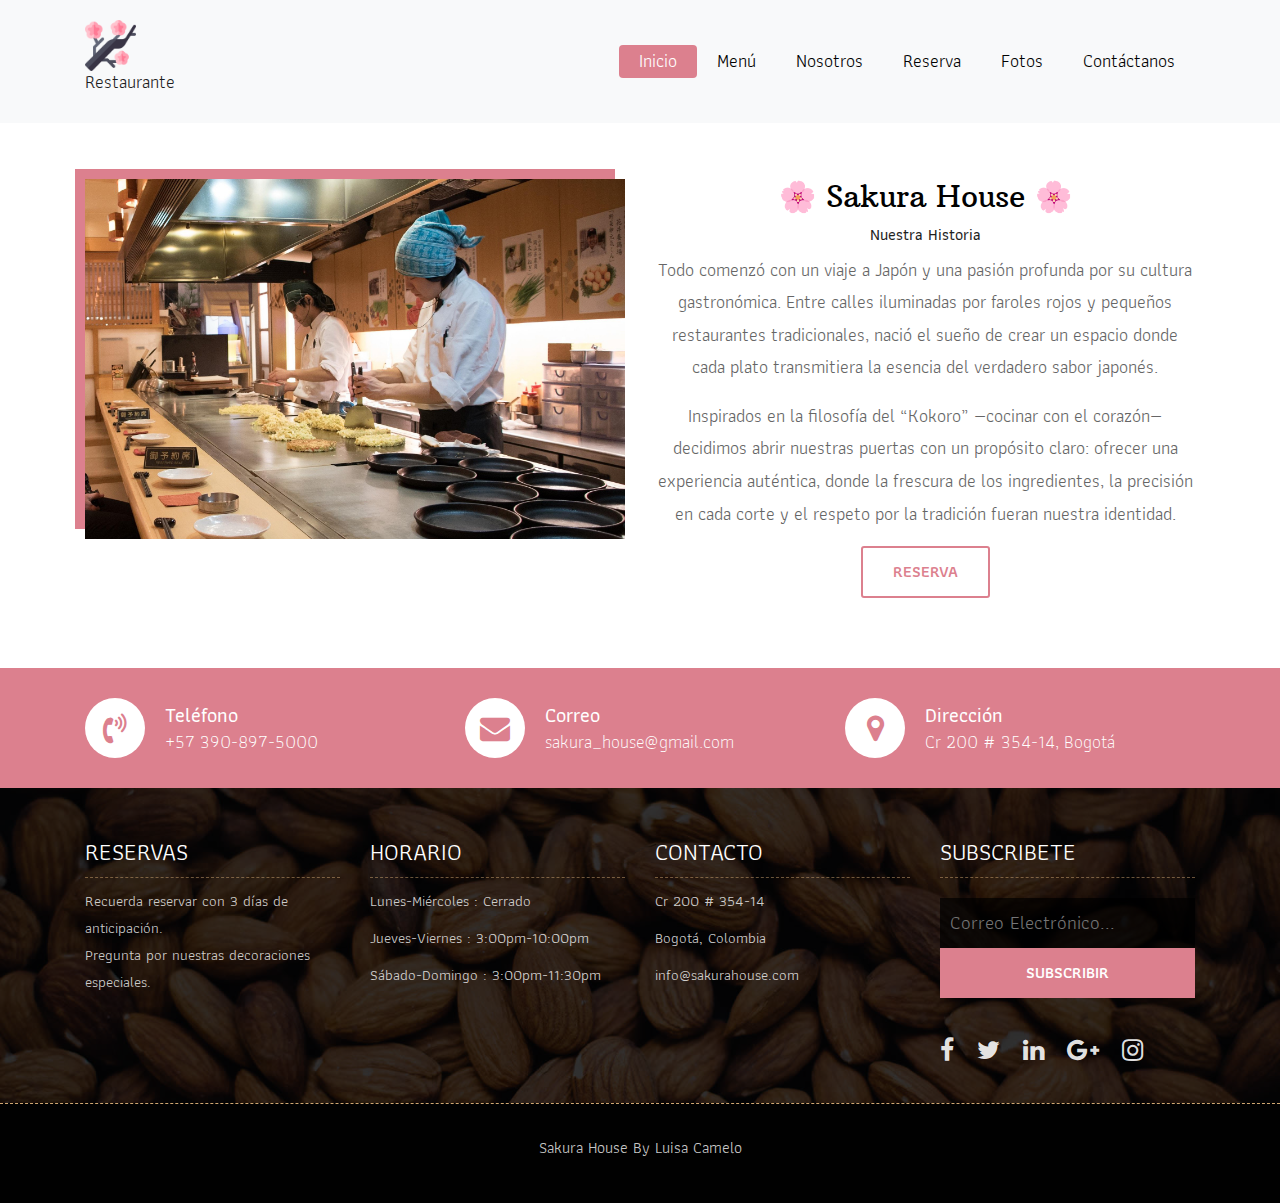
<file: about.html>
<!DOCTYPE html>
<html lang="en"><!-- Basic -->

<head>
	<meta charset="utf-8">
	<meta http-equiv="X-UA-Compatible" content="IE=edge">

	<!-- Mobile Metas -->
	<meta name="viewport" content="width=device-width, initial-scale=1">

	<!-- Site Metas -->
	<title>Restaurant</title>
	<meta name="keywords" content="">
	<meta name="description" content="">
	<meta name="author" content="">

	<!-- Site Icons -->
	<link rel="shortcut icon" href="images/favicon.ico" type="image/x-icon">
	<link rel="apple-touch-icon" href="images/apple-touch-icon.png">

	<!-- Bootstrap CSS -->
	<link rel="stylesheet" href="css/bootstrap.min.css">
	<!-- Site CSS -->
	<link rel="stylesheet" href="css/style.css">
	<!-- Responsive CSS -->
	<link rel="stylesheet" href="css/responsive.css">
	<!-- Custom CSS -->
	<link rel="stylesheet" href="css/custom.css">

</head>

<body>
	<!-- Start header -->
	<header class="top-navbar">
		<nav class="navbar navbar-expand-lg navbar-light bg-light">
			<div class="container">
				<a class="navbar-brand" href="index.html">
					<img src="images/logo.png" alt="" />
					<h3>Restaurante</h3>
				</a>
				<button class="navbar-toggler" type="button" data-toggle="collapse" data-target="#navbars-rs-food"
					aria-controls="navbars-rs-food" aria-expanded="false" aria-label="Toggle navigation">
					<span class="navbar-toggler-icon"></span>
				</button>
				<div class="collapse navbar-collapse" id="navbars-rs-food">
					<ul class="navbar-nav ml-auto">
						<li class="nav-item active"><a class="nav-link" href="index.html">Inicio</a></li>
						<li class="nav-item"><a class="nav-link" href="menu.html">Menú</a></li>
						<li class="nav-item"><a class="nav-link" href="about.html">Nosotros</a></li>
						<li class="nav-item"><a class="nav-link" href="reservation.html">Reserva</a></li>
						<li class="nav-item"><a class="nav-link" href="gallery.html">Fotos</a></li>
						<li class="nav-item"><a class="nav-link" href="contact.html">Contáctanos</a></li>
					</ul>
				</div>
			</div>
		</nav>
	</header>
	<!-- End header -->
	<br><br><br><br>
	<!-- Start About -->
	<div class="about-section-box">
		<div class="container">
			<div class="row">
				<div class="col-lg-6 col-md-6">
					<img src="images/about-img.jpg" alt="" class="img-fluid">
				</div>
				<div class="col-lg-6 col-md-6 text-center">
					<div class="inner-column">
						<h1>🌸 Sakura House 🌸</h1>
						<h4>Nuestra Historia</h4>
						<p>Todo comenzó con un viaje a Japón y una pasión profunda por su cultura gastronómica.
							Entre calles iluminadas por faroles rojos y pequeños restaurantes tradicionales, 
							nació el sueño de crear un espacio donde cada plato transmitiera la esencia del 
							verdadero sabor japonés. </p>
						<p>Inspirados en la filosofía del “Kokoro” —cocinar con el corazón— decidimos abrir 
							nuestras puertas con un propósito claro: ofrecer una experiencia auténtica, donde 
							la frescura de los ingredientes, la precisión en cada corte y el respeto por la 
							tradición fueran nuestra identidad.</p>
						<a class="btn btn-lg btn-circle btn-outline-new-white" href="reservation.html">Reserva</a>
					</div>
				</div>
			</div>
		</div>
	</div>
	<!-- End About -->

	<!-- Start Contact info -->
	<div class="contact-imfo-box">
		<div class="container">
			<div class="row">
				<div class="col-md-4">
					<i class="fa fa-volume-control-phone"></i>
					<div class="overflow-hidden">
						<h4>Teléfono</h4>
						<p class="lead">
							+57 390-897-5000
						</p>
					</div>
				</div>
				<div class="col-md-4">
					<i class="fa fa-envelope"></i>
					<div class="overflow-hidden">
						<h4>Correo</h4>
						<p class="lead">
							sakura_house@gmail.com
						</p>
					</div>
				</div>
				<div class="col-md-4">
					<i class="fa fa-map-marker"></i>
					<div class="overflow-hidden">
						<h4>Dirección</h4>
						<p class="lead">
							Cr 200 # 354-14, Bogotá
						</p>
					</div>
				</div>
			</div>
		</div>
	</div>
	<!-- End Contact info -->

	<!-- Start Footer -->
	<footer class="footer-area bg-f">
		<div class="container">
			<div class="row">
				<div class="col-lg-3 col-md-6">
					<h3>Reservas</h3>
					<p>Recuerda reservar con 3 días de anticipación.<br>
						Pregunta por nuestras decoraciones especiales.</p>
				</div>
				<div class="col-lg-3 col-md-6">
					<h3>Horario</h3>
					<p><span class="text-color">Lunes-Miércoles : </span>Cerrado</p>
					<p><span class="text-color">Jueves-Viernes :</span> 3:00pm-10:00pm</p>
					<p><span class="text-color">Sábado-Domingo :</span> 3:00pm-11:30pm</p>
				</div>
				<div class="col-lg-3 col-md-6">
					<h3>Contacto</h3>
					<p>Cr 200 # 354-14</p>
					<p>Bogotá, Colombia</p>
					<p>info@sakurahouse.com</p>
				</div>
				<div class="col-lg-3 col-md-6">
					<h3>Subscribete</h3>
					<div class="subscribe_form">
						<form class="subscribe_form" method="POST" action="php/subscription.php">
							<input name="email" id="subs-email" class="form_input" placeholder="Correo Electrónico..."
								type="email" required data-error="Ingresa tu correo">
							<div class="help-block with-errors"></div>
							<button name="subscribe" type="submit" class="submit">SUBSCRIBIR</button>
							<div class="clearfix"></div>
						</form>
					</div>
					<ul class="list-inline f-social">
						<li class="list-inline-item"><a href="#"><i class="fa fa-facebook" aria-hidden="true"></i></a>
						</li>
						<li class="list-inline-item"><a href="#"><i class="fa fa-twitter" aria-hidden="true"></i></a>
						</li>
						<li class="list-inline-item"><a href="#"><i class="fa fa-linkedin" aria-hidden="true"></i></a>
						</li>
						<li class="list-inline-item"><a href="#"><i class="fa fa-google-plus"
									aria-hidden="true"></i></a></li>
						<li class="list-inline-item"><a href="#"><i class="fa fa-instagram" aria-hidden="true"></i></a>
						</li>
					</ul>
				</div>
			</div>
		</div>

		<div class="copyright">
			<div class="container">
				<div class="row">
					<div class="col-lg-12">
						<p class="company-name"> Sakura House By Luisa Camelo
						</p>
					</div>
				</div>
			</div>
		</div>

	</footer>
	<!-- End Footer -->

	<a href="#" id="back-to-top" title="Back to top" style="display: none;">&uarr;</a>

	<!-- ALL JS FILES -->
	<script src="js/jquery-3.2.1.min.js"></script>
	<script src="js/popper.min.js"></script>
	<script src="js/bootstrap.min.js"></script>
	<!-- ALL PLUGINS -->
	<script src="js/jquery.superslides.min.js"></script>
	<script src="js/images-loded.min.js"></script>
	<script src="js/isotope.min.js"></script>
	<script src="js/baguetteBox.min.js"></script>
	<script src="js/form-validator.min.js"></script>
	<script src="js/contact-form-script.js"></script>
	<script src="js/custom.js"></script>
	
</body>

</html>
</file>
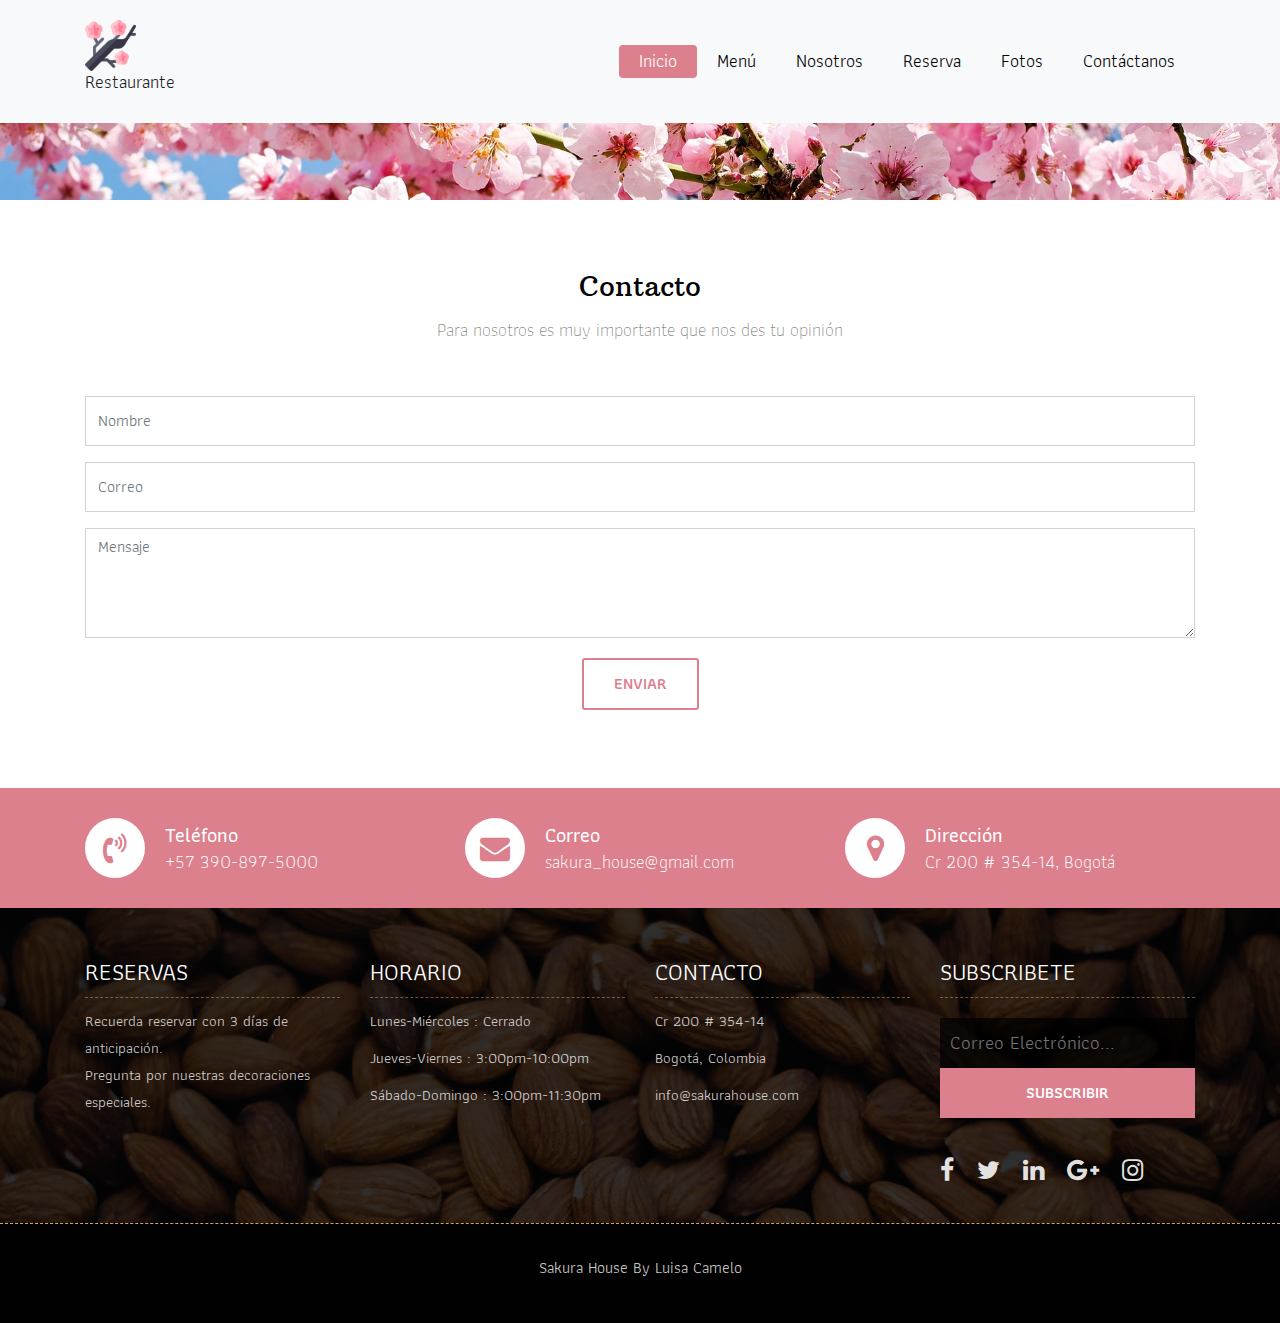
<file: contact.html>
<!DOCTYPE html>
<html lang="en"><!-- Basic -->

<head>
	<meta charset="utf-8">
	<meta http-equiv="X-UA-Compatible" content="IE=edge">

	<!-- Mobile Metas -->
	<meta name="viewport" content="width=device-width, initial-scale=1">

	<!-- Site Metas -->
	<title>Restaurant</title>
	<meta name="keywords" content="">
	<meta name="description" content="">
	<meta name="author" content="">

	<!-- Site Icons -->
	<link rel="shortcut icon" href="images/favicon.ico" type="image/x-icon">
	<link rel="apple-touch-icon" href="images/apple-touch-icon.png">

	<!-- Bootstrap CSS -->
	<link rel="stylesheet" href="css/bootstrap.min.css">
	<!-- Site CSS -->
	<link rel="stylesheet" href="css/style.css">
	<!-- Responsive CSS -->
	<link rel="stylesheet" href="css/responsive.css">
	<!-- Custom CSS -->
	<link rel="stylesheet" href="css/custom.css">

</head>

<body>
	<!-- Start header -->
	<header class="top-navbar">
		<nav class="navbar navbar-expand-lg navbar-light bg-light">
			<div class="container">
				<a class="navbar-brand" href="index.html">
					<img src="images/logo.png" alt="" />
					<h3>Restaurante</h3>
				</a>
				<button class="navbar-toggler" type="button" data-toggle="collapse" data-target="#navbars-rs-food"
					aria-controls="navbars-rs-food" aria-expanded="false" aria-label="Toggle navigation">
					<span class="navbar-toggler-icon"></span>
				</button>
				<div class="collapse navbar-collapse" id="navbars-rs-food">
					<ul class="navbar-nav ml-auto">
						<li class="nav-item active"><a class="nav-link" href="index.html">Inicio</a></li>
						<li class="nav-item"><a class="nav-link" href="menu.html">Menú</a></li>
						<li class="nav-item"><a class="nav-link" href="about.html">Nosotros</a></li>
						<li class="nav-item"><a class="nav-link" href="reservation.html">Reserva</a></li>
						<li class="nav-item"><a class="nav-link" href="gallery.html">Fotos</a></li>
						<li class="nav-item"><a class="nav-link" href="contact.html">Contáctanos</a></li>
					</ul>
				</div>
			</div>
		</nav>
	</header>
	<!-- End header -->
	
	<!-- Start QT -->
	<div class="qt-box qt-background">
	</div>
	<!-- End QT -->

	<!-- Start Contact -->
	<div class="contact-box">
		<div class="container">
			<div class="row">
				<div class="col-lg-12">
					<div class="heading-title text-center">
						<h2>Contacto</h2>
						<p>Para nosotros es muy importante que nos des tu opinión</p>
					</div>
				</div>
			</div>
			<div class="row">
				<div class="col-lg-12">
					<form id="contactForm" method="POST" action="php/contact.php">
						<div class="row">
							<div class="col-md-12">
								<div class="form-group">
									<input type="text" class="form-control" id="name" name="name"
										placeholder="Nombre" required data-error="Ingresa tu nombre">
									<div class="help-block with-errors"></div>
								</div>
							</div>
							<div class="col-md-12">
								<div class="form-group">
									<input type="text" placeholder="Correo" id="email" class="form-control"
										name="email" required data-error="Ingresa tu correo">
									<div class="help-block with-errors"></div>
								</div>
							</div>
							<div class="col-md-12">
								<div class="form-group">
									<textarea class="form-control" id="message" placeholder="Mensaje" rows="4"
										name="message" data-error="Ingresa tu mensaje" required
										minlength="20" maxlength="500"></textarea>
									<div class="help-block with-errors"></div>
								</div>
								<div class="submit-button text-center">
									<button class="btn btn-common" id="submit" type="submit" name="save">Enviar</button>
									<div id="msgSubmit" class="h3 text-center hidden"></div>
									<div class="clearfix"></div>
								</div>
							</div>
						</div>
					</form>
				</div>
			</div>
		</div>
	</div>
	<!-- End Contact -->

	<!-- Start Contact info -->
	<div class="contact-imfo-box">
		<div class="container">
			<div class="row">
				<div class="col-md-4">
					<i class="fa fa-volume-control-phone"></i>
					<div class="overflow-hidden">
						<h4>Teléfono</h4>
						<p class="lead">
							+57 390-897-5000
						</p>
					</div>
				</div>
				<div class="col-md-4">
					<i class="fa fa-envelope"></i>
					<div class="overflow-hidden">
						<h4>Correo</h4>
						<p class="lead">
							sakura_house@gmail.com
						</p>
					</div>
				</div>
				<div class="col-md-4">
					<i class="fa fa-map-marker"></i>
					<div class="overflow-hidden">
						<h4>Dirección</h4>
						<p class="lead">
							Cr 200 # 354-14, Bogotá
						</p>
					</div>
				</div>
			</div>
		</div>
	</div>
	<!-- End Contact info -->

	<!-- Start Footer -->
	<footer class="footer-area bg-f">
		<div class="container">
			<div class="row">
				<div class="col-lg-3 col-md-6">
					<h3>Reservas</h3>
					<p>Recuerda reservar con 3 días de anticipación.<br>
						Pregunta por nuestras decoraciones especiales.</p>
				</div>
				<div class="col-lg-3 col-md-6">
					<h3>Horario</h3>
					<p><span class="text-color">Lunes-Miércoles : </span>Cerrado</p>
					<p><span class="text-color">Jueves-Viernes :</span> 3:00pm-10:00pm</p>
					<p><span class="text-color">Sábado-Domingo :</span> 3:00pm-11:30pm</p>
				</div>
				<div class="col-lg-3 col-md-6">
					<h3>Contacto</h3>
					<p>Cr 200 # 354-14</p>
					<p>Bogotá, Colombia</p>
					<p>info@sakurahouse.com</p>
				</div>
				<div class="col-lg-3 col-md-6">
					<h3>Subscribete</h3>
					<div class="subscribe_form">
						<form class="subscribe_form" method="POST" action="php/subscription.php">
							<input name="email" id="subs-email" class="form_input" placeholder="Correo Electrónico..."
								type="email" required data-error="Ingresa tu correo">
							<div class="help-block with-errors"></div>
							<button name="subscribe" type="submit" class="submit">SUBSCRIBIR</button>
							<div class="clearfix"></div>
						</form>
					</div>
					<ul class="list-inline f-social">
						<li class="list-inline-item"><a href="#"><i class="fa fa-facebook" aria-hidden="true"></i></a>
						</li>
						<li class="list-inline-item"><a href="#"><i class="fa fa-twitter" aria-hidden="true"></i></a>
						</li>
						<li class="list-inline-item"><a href="#"><i class="fa fa-linkedin" aria-hidden="true"></i></a>
						</li>
						<li class="list-inline-item"><a href="#"><i class="fa fa-google-plus"
									aria-hidden="true"></i></a></li>
						<li class="list-inline-item"><a href="#"><i class="fa fa-instagram" aria-hidden="true"></i></a>
						</li>
					</ul>
				</div>
			</div>
		</div>

		<div class="copyright">
			<div class="container">
				<div class="row">
					<div class="col-lg-12">
						<p class="company-name"> Sakura House By Luisa Camelo
						</p>
					</div>
				</div>
			</div>
		</div>

	</footer>
	<!-- End Footer -->

	<a href="#" id="back-to-top" title="Back to top" style="display: none;">&uarr;</a>

	<!-- ALL JS FILES -->
	<script src="js/jquery-3.2.1.min.js"></script>
	<script src="js/popper.min.js"></script>
	<script src="js/bootstrap.min.js"></script>
	<!-- ALL PLUGINS -->
	<script src="js/jquery.superslides.min.js"></script>
	<script src="js/images-loded.min.js"></script>
	<script src="js/isotope.min.js"></script>
	<script src="js/baguetteBox.min.js"></script>
	<script src="js/form-validator.min.js"></script>
	<script src="js/custom.js"></script>
	<div class="modal fade" id="responseModal" tabindex="-1">
		<div class="modal-dialog">
			<div class="modal-content">

			<div class="modal-header modal-sakura-header">
				<button type="button" class="close" data-dismiss="modal">&times;</button>
			</div>

			<div class="modal-body" id="modalMessage"></div>

			<div class="modal-footer">
				<button type="button" class="btn modal-sakura-btn" data-dismiss="modal">
				Cerrar
				</button>
			</div>

			</div>
		</div>
	</div>

	<script>
	const params = new URLSearchParams(window.location.search);
	const status = params.get('status');

	if (status) {
		const message = document.getElementById('modalMessage');

		if (status === 'success') {
			message.innerText = "🌸 Mensaje guardado, te daremos respuesta a tu correo 🌸";
		}
		else if (status === 'short') {
			message.innerText = "🌸 El mensaje debe tener mínimo 20 caracteres 🌸";
		}
		else {
			message.innerText = "🌸 Error al guardar, intenta nuevamente 🌸";
		}

		$('#responseModal').modal('show');

		window.history.replaceState({}, document.title, window.location.pathname);
	}
	</script>
	
</body>

</html>
</file>
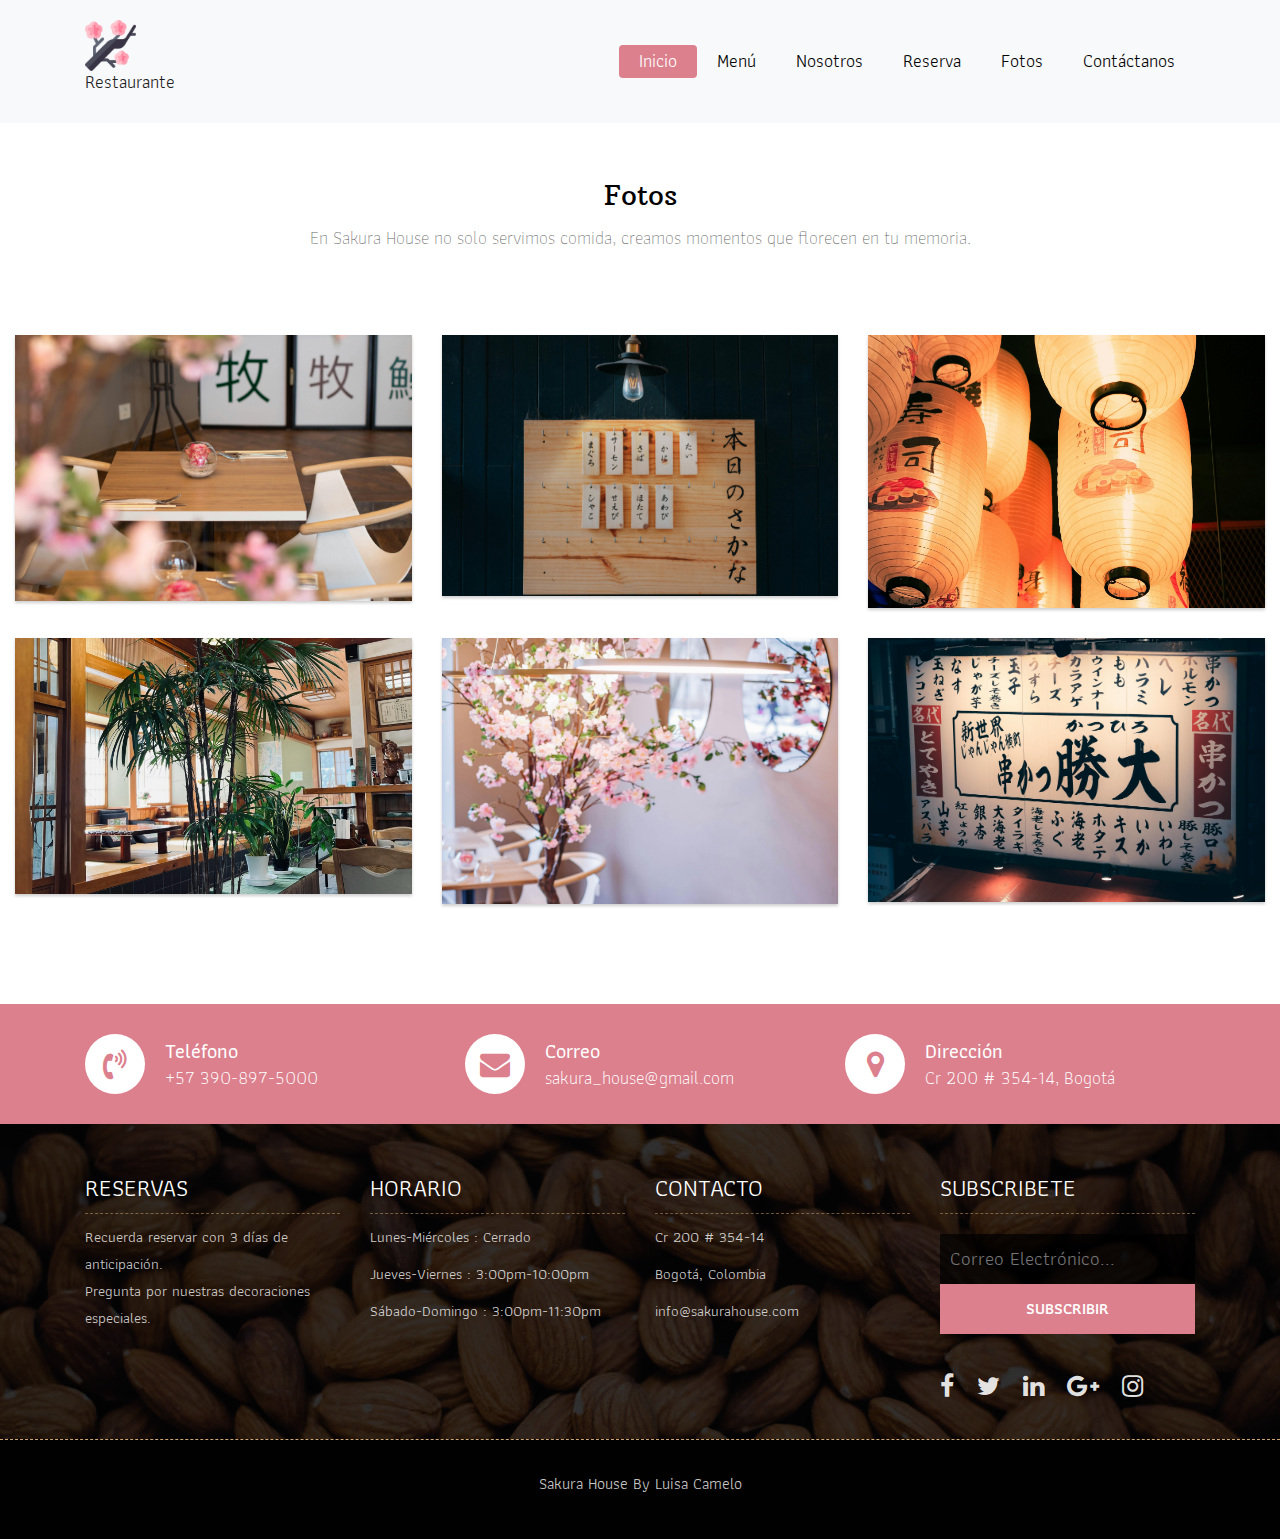
<file: gallery.html>
<!DOCTYPE html>
<html lang="en"><!-- Basic -->

<head>
	<meta charset="utf-8">
	<meta http-equiv="X-UA-Compatible" content="IE=edge">

	<!-- Mobile Metas -->
	<meta name="viewport" content="width=device-width, initial-scale=1">

	<!-- Site Metas -->
	<title>Restaurant</title>
	<meta name="keywords" content="">
	<meta name="description" content="">
	<meta name="author" content="">

	<!-- Site Icons -->
	<link rel="shortcut icon" href="images/favicon.ico" type="image/x-icon">
	<link rel="apple-touch-icon" href="images/apple-touch-icon.png">

	<!-- Bootstrap CSS -->
	<link rel="stylesheet" href="css/bootstrap.min.css">
	<!-- Site CSS -->
	<link rel="stylesheet" href="css/style.css">
	<!-- Responsive CSS -->
	<link rel="stylesheet" href="css/responsive.css">
	<!-- Custom CSS -->
	<link rel="stylesheet" href="css/custom.css">

</head>

<body>
	<!-- Start header -->
	<header class="top-navbar">
		<nav class="navbar navbar-expand-lg navbar-light bg-light">
			<div class="container">
				<a class="navbar-brand" href="index.html">
					<img src="images/logo.png" alt="" />
					<h3>Restaurante</h3>
				</a>
				<button class="navbar-toggler" type="button" data-toggle="collapse" data-target="#navbars-rs-food"
					aria-controls="navbars-rs-food" aria-expanded="false" aria-label="Toggle navigation">
					<span class="navbar-toggler-icon"></span>
				</button>
				<div class="collapse navbar-collapse" id="navbars-rs-food">
					<ul class="navbar-nav ml-auto">
						<li class="nav-item active"><a class="nav-link" href="index.html">Inicio</a></li>
						<li class="nav-item"><a class="nav-link" href="menu.html">Menú</a></li>
						<li class="nav-item"><a class="nav-link" href="about.html">Nosotros</a></li>
						<li class="nav-item"><a class="nav-link" href="reservation.html">Reserva</a></li>
						<li class="nav-item"><a class="nav-link" href="gallery.html">Fotos</a></li>
						<li class="nav-item"><a class="nav-link" href="contact.html">Contáctanos</a></li>
					</ul>
				</div>
			</div>
		</nav>
	</header>
	<!-- End header -->
	 <br><br><br><br>
	<!-- Start Gallery -->
	<div class="gallery-box">
		<div class="container-fluid">
			<div class="row">
				<div class="col-lg-12">
					<div class="heading-title text-center">
						<h2>Fotos</h2>
						<p>En Sakura House no solo servimos comida, creamos momentos que florecen en tu memoria.</p>
					</div>
				</div>
			</div>
			<div class="tz-gallery">
				<div class="row">
					<div class="col-sm-12 col-md-4 col-lg-4">
						<a class="lightbox" href="images/gallery-img-01.jpg">
							<img class="img-fluid" src="images/gallery-img-01.jpg" alt="Gallery Images">
						</a>
					</div>
					<div class="col-sm-6 col-md-4 col-lg-4">
						<a class="lightbox" href="images/gallery-img-02.jpg">
							<img class="img-fluid" src="images/gallery-img-02.jpg" alt="Gallery Images">
						</a>
					</div>
					<div class="col-sm-6 col-md-4 col-lg-4">
						<a class="lightbox" href="images/gallery-img-03.jpg">
							<img class="img-fluid" src="images/gallery-img-03.jpg" alt="Gallery Images">
						</a>
					</div>
					<div class="col-sm-12 col-md-4 col-lg-4">
						<a class="lightbox" href="images/gallery-img-04.jpg">
							<img class="img-fluid" src="images/gallery-img-04.jpg" alt="Gallery Images">
						</a>
					</div>
					<div class="col-sm-6 col-md-4 col-lg-4">
						<a class="lightbox" href="images/gallery-img-05.jpg">
							<img class="img-fluid" src="images/gallery-img-05.jpg" alt="Gallery Images">
						</a>
					</div>
					<div class="col-sm-6 col-md-4 col-lg-4">
						<a class="lightbox" href="images/gallery-img-06.jpg">
							<img class="img-fluid" src="images/gallery-img-06.jpg" alt="Gallery Images">
						</a>
					</div>
				</div>
			</div>
		</div>
	</div>
	<!-- End Gallery -->

	<!-- Start Contact info -->
	<div class="contact-imfo-box">
		<div class="container">
			<div class="row">
				<div class="col-md-4">
					<i class="fa fa-volume-control-phone"></i>
					<div class="overflow-hidden">
						<h4>Teléfono</h4>
						<p class="lead">
							+57 390-897-5000
						</p>
					</div>
				</div>
				<div class="col-md-4">
					<i class="fa fa-envelope"></i>
					<div class="overflow-hidden">
						<h4>Correo</h4>
						<p class="lead">
							sakura_house@gmail.com
						</p>
					</div>
				</div>
				<div class="col-md-4">
					<i class="fa fa-map-marker"></i>
					<div class="overflow-hidden">
						<h4>Dirección</h4>
						<p class="lead">
							Cr 200 # 354-14, Bogotá
						</p>
					</div>
				</div>
			</div>
		</div>
	</div>
	<!-- End Contact info -->

	<!-- Start Footer -->
	<footer class="footer-area bg-f">
		<div class="container">
			<div class="row">
				<div class="col-lg-3 col-md-6">
					<h3>Reservas</h3>
					<p>Recuerda reservar con 3 días de anticipación.<br>
						Pregunta por nuestras decoraciones especiales.</p>
				</div>
				<div class="col-lg-3 col-md-6">
					<h3>Horario</h3>
					<p><span class="text-color">Lunes-Miércoles : </span>Cerrado</p>
					<p><span class="text-color">Jueves-Viernes :</span> 3:00pm-10:00pm</p>
					<p><span class="text-color">Sábado-Domingo :</span> 3:00pm-11:30pm</p>
				</div>
				<div class="col-lg-3 col-md-6">
					<h3>Contacto</h3>
					<p>Cr 200 # 354-14</p>
					<p>Bogotá, Colombia</p>
					<p>info@sakurahouse.com</p>
				</div>
				<div class="col-lg-3 col-md-6">
					<h3>Subscribete</h3>
					<div class="subscribe_form">
						<form class="subscribe_form" method="POST" action="php/subscription.php">
							<input name="email" id="subs-email" class="form_input" placeholder="Correo Electrónico..."
								type="email" required data-error="Ingresa tu correo">
							<div class="help-block with-errors"></div>
							<button name="subscribe" type="submit" class="submit">SUBSCRIBIR</button>
							<div class="clearfix"></div>
						</form>
					</div>
					<ul class="list-inline f-social">
						<li class="list-inline-item"><a href="#"><i class="fa fa-facebook" aria-hidden="true"></i></a>
						</li>
						<li class="list-inline-item"><a href="#"><i class="fa fa-twitter" aria-hidden="true"></i></a>
						</li>
						<li class="list-inline-item"><a href="#"><i class="fa fa-linkedin" aria-hidden="true"></i></a>
						</li>
						<li class="list-inline-item"><a href="#"><i class="fa fa-google-plus"
									aria-hidden="true"></i></a></li>
						<li class="list-inline-item"><a href="#"><i class="fa fa-instagram" aria-hidden="true"></i></a>
						</li>
					</ul>
				</div>
			</div>
		</div>

		<div class="copyright">
			<div class="container">
				<div class="row">
					<div class="col-lg-12">
						<p class="company-name"> Sakura House By Luisa Camelo
						</p>
					</div>
				</div>
			</div>
		</div>

	</footer>
	<!-- End Footer -->

	<a href="#" id="back-to-top" title="Back to top" style="display: none;">&uarr;</a>

	<!-- ALL JS FILES -->
	<script src="js/jquery-3.2.1.min.js"></script>
	<script src="js/popper.min.js"></script>
	<script src="js/bootstrap.min.js"></script>
	<!-- ALL PLUGINS -->
	<script src="js/jquery.superslides.min.js"></script>
	<script src="js/images-loded.min.js"></script>
	<script src="js/isotope.min.js"></script>
	<script src="js/baguetteBox.min.js"></script>
	<script src="js/form-validator.min.js"></script>
	<script src="js/contact-form-script.js"></script>
	<script src="js/custom.js"></script>

</body>

</html>
</file>
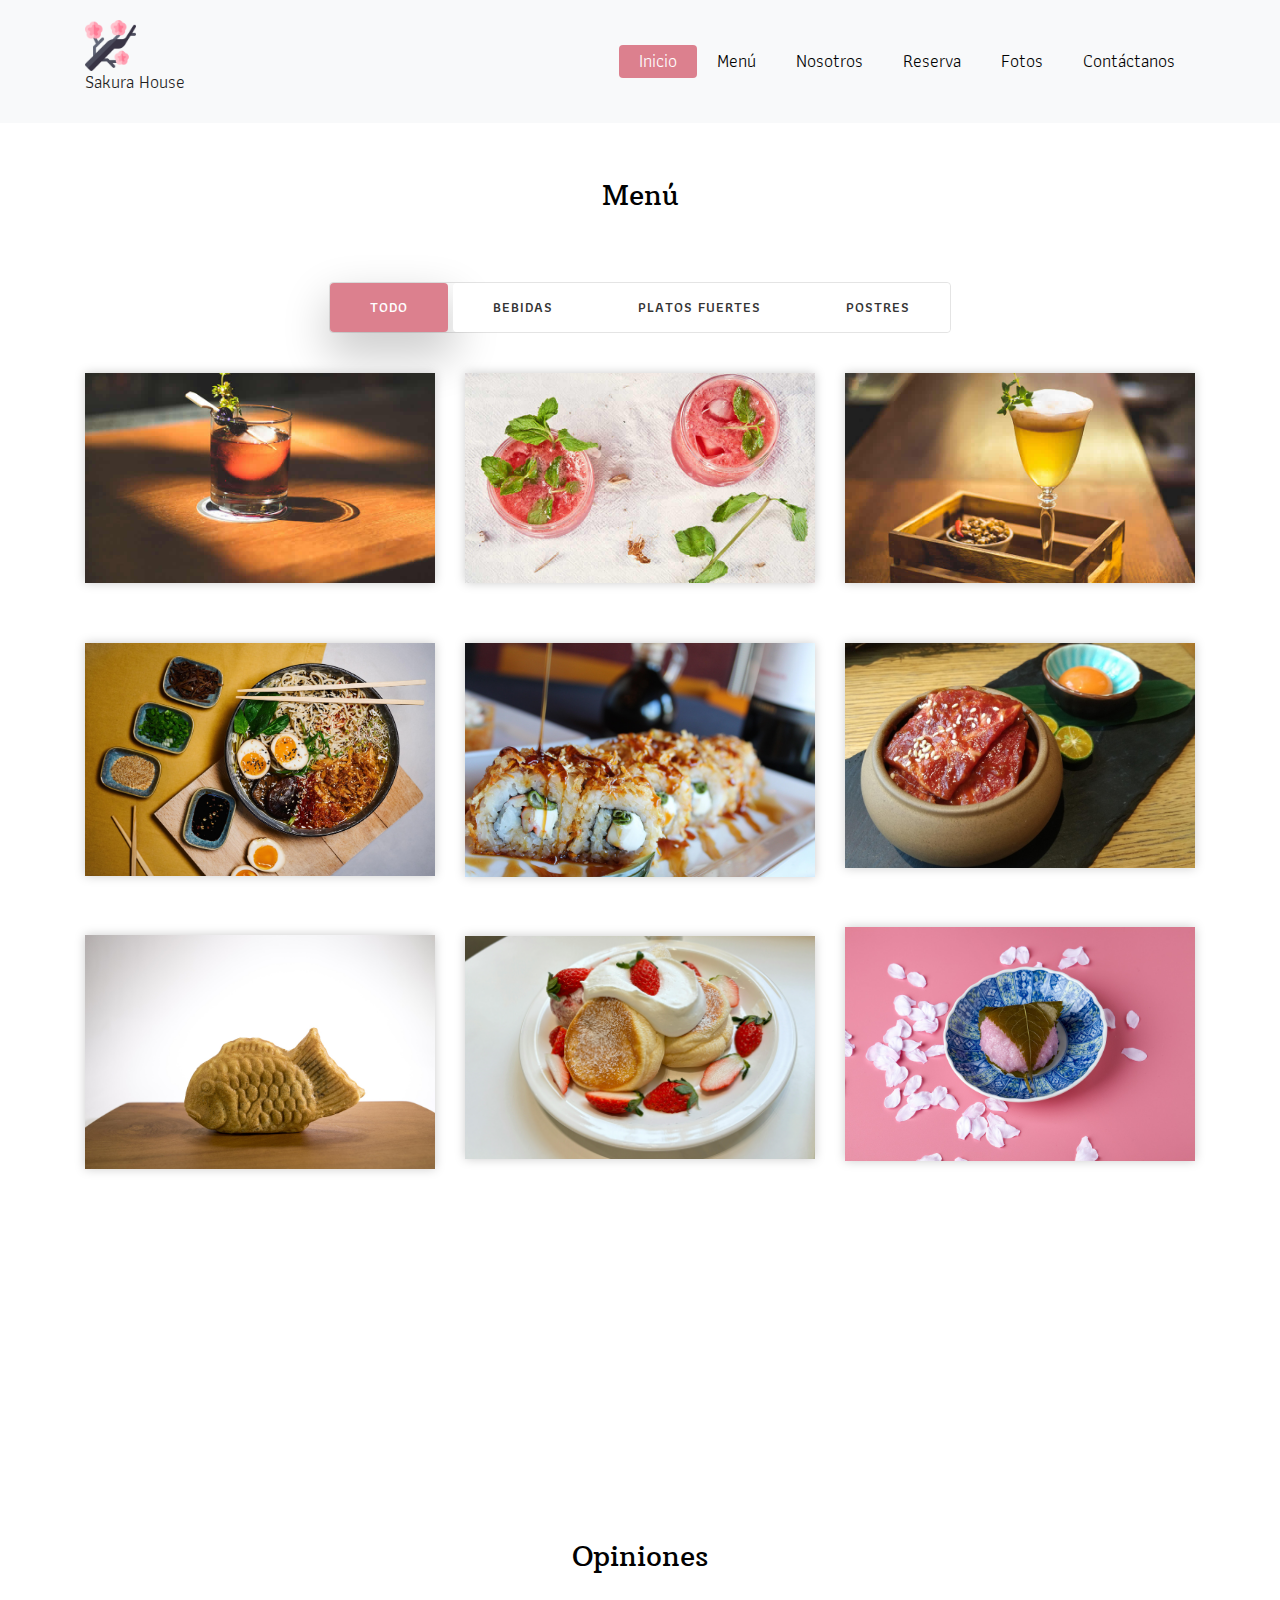
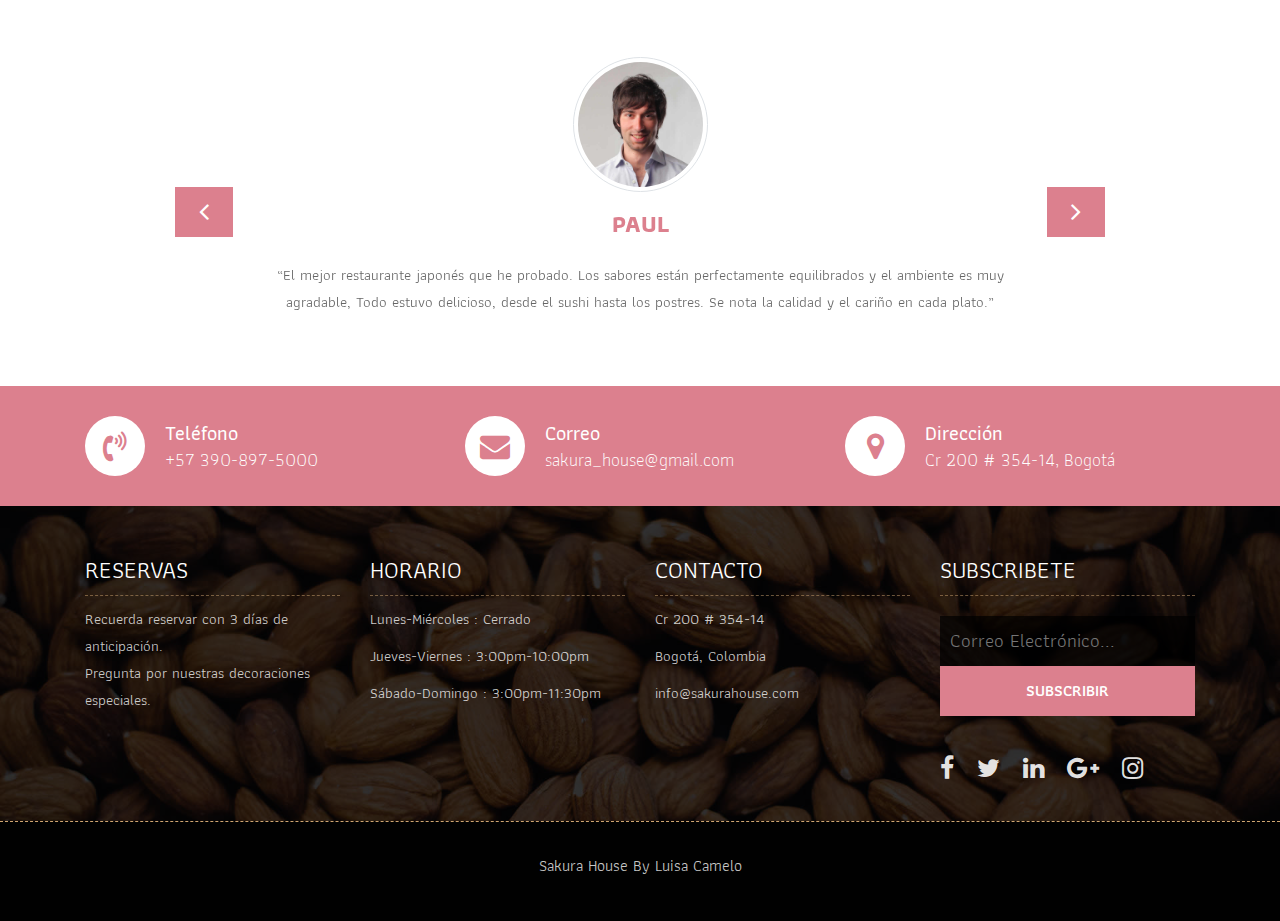
<file: menu.html>
<!DOCTYPE html>
<html lang="en"><!-- Basic -->

<head>
	<meta charset="utf-8">
	<meta http-equiv="X-UA-Compatible" content="IE=edge">

	<!-- Mobile Metas -->
	<meta name="viewport" content="width=device-width, initial-scale=1">

	<!-- Site Metas -->
	<title>Restaurant</title>
	<meta name="keywords" content="">
	<meta name="description" content="">
	<meta name="author" content="">

	<!-- Site Icons -->
	<link rel="shortcut icon" href="images/favicon.ico" type="image/x-icon">
	<link rel="apple-touch-icon" href="images/apple-touch-icon.png">

	<!-- Bootstrap CSS -->
	<link rel="stylesheet" href="css/bootstrap.min.css">
	<!-- Site CSS -->
	<link rel="stylesheet" href="css/style.css">
	<!-- Responsive CSS -->
	<link rel="stylesheet" href="css/responsive.css">
	<!-- Custom CSS -->
	<link rel="stylesheet" href="css/custom.css">
</head>

<body>
	<!-- Start header -->
	<header class="top-navbar">
		<nav class="navbar navbar-expand-lg navbar-light bg-light">
			<div class="container">
				<a class="navbar-brand" href="index.html">
					<img src="images/logo.png" alt="" />
					<h3>Sakura House</h3>
				</a>
				<button class="navbar-toggler" type="button" data-toggle="collapse" data-target="#navbars-rs-food"
					aria-controls="navbars-rs-food" aria-expanded="false" aria-label="Toggle navigation">
					<span class="navbar-toggler-icon"></span>
				</button>
				<div class="collapse navbar-collapse" id="navbars-rs-food">
					<ul class="navbar-nav ml-auto">
						<li class="nav-item active"><a class="nav-link" href="index.html">Inicio</a></li>
						<li class="nav-item"><a class="nav-link" href="menu.html">Menú</a></li>
						<li class="nav-item"><a class="nav-link" href="about.html">Nosotros</a></li>
						<li class="nav-item"><a class="nav-link" href="reservation.html">Reserva</a></li>
						<li class="nav-item"><a class="nav-link" href="gallery.html">Fotos</a></li>
						<li class="nav-item"><a class="nav-link" href="contact.html">Contáctanos</a></li>
					</ul>
				</div>
			</div>
		</nav>
	</header>
	<!-- End header -->
	<br><br><br><br>

	<!-- Start Menu -->
	<div class="menu-box">
		<div class="container">
			<div class="row">
				<div class="col-lg-12">
					<div class="heading-title text-center">
						<h2>Menú</h2>
					</div>
				</div>
			</div>
			<div class="row">
				<div class="col-lg-12">
					<div class="special-menu text-center">
						<div class="button-group filter-button-group">
							<button class="active" data-filter="*">Todo</button>
							<button data-filter=".drinks">Bebidas</button>
							<button data-filter=".lunch">Platos Fuertes</button>
							<button data-filter=".dinner">Postres</button>
						</div>
					</div>
				</div>
			</div>

			<div class="row special-list">
				<div class="col-lg-4 col-md-6 special-grid drinks">
					<div class="gallery-single fix">
						<img src="images/img-01.jpg" class="img-fluid" alt="Image">
						<div class="why-text">
							<h4>Cóctel Yaoki</h4>
							<p>Un cóctel sofisticado con whisky con notas cítricas frescas y un ligero toque dulce.</p>
							<h5> $35,000</h5>
						</div>
					</div>
				</div>

				<div class="col-lg-4 col-md-6 special-grid drinks">
					<div class="gallery-single fix">
						<img src="images/img-02.jpg" class="img-fluid" alt="Image">
						<div class="why-text">
							<h4>Cóctel Sakura</h4>
							<p>Fusión de sake y notas suaves de frutos rojos, equilibradas con un toque cítrico.</p>
							<h5> $39,000</h5>
						</div>
					</div>
				</div>

				<div class="col-lg-4 col-md-6 special-grid drinks">
					<div class="gallery-single fix">
						<img src="images/img-03.jpg" class="img-fluid" alt="Image">
						<div class="why-text">
							<h4>Kirin Ichiban</h4>
							<p>Cerveza dorada con ligeros toques tostados y un final seco y refrescante.</p>
							<h5> $17,000</h5>
						</div>
					</div>
				</div>

				<div class="col-lg-4 col-md-6 special-grid lunch">
					<div class="gallery-single fix">
						<img src="images/img-04.jpg" class="img-fluid" alt="Image">
						<div class="why-text">
							<h4>Samurai Ramen</h4>
							<p>Ramen cerdo tierno y huevo marinado, equilibrado y lleno de tradición japonesa.</p>
							<h5> $38,000</h5>
						</div>
					</div>
				</div>

				<div class="col-lg-4 col-md-6 special-grid lunch">
					<div class="gallery-single fix">
						<img src="images/img-05.jpg" class="img-fluid" alt="Image">
						<div class="why-text">
							<h4>Sakura Roll</h4>
							<p>Salmón fresco, coronado con un toque especial de la casa, suave yfresco.</p>
							<h5> $35,000</h5>
						</div>
					</div>
				</div>

				<div class="col-lg-4 col-md-6 special-grid lunch">
					<div class="gallery-single fix">
						<img src="images/img-06.jpg" class="img-fluid" alt="Image">
						<div class="why-text">
							<h4>Samurai Beef Bowl</h4>
							<p>Láminas de res marinadas, acompañadas de yema cremosa y notas cítricas.</p>
							<h5> $45,000</h5>
						</div>
					</div>
				</div>

				<div class="col-lg-4 col-md-6 special-grid dinner">
					<div class="gallery-single fix">
						<img src="images/img-07.jpg" class="img-fluid" alt="Image">
						<div class="why-text">
							<h4>Sakura Mochi</h4>
							<p>Pastel de arroz relleno de suave anko, envuelto en una hoja de sakura.</p>
							<h5> $15,000</h5>
						</div>
					</div>
				</div>

				<div class="col-lg-4 col-md-6 special-grid dinner">
					<div class="gallery-single fix">
						<img src="images/img-08.jpg" class="img-fluid" alt="Image">
						<div class="why-text">
							<h4>Taiyaki Tradicional</h4>
							<p>Pastel japonés crujiente, relleno de dulce anko (pasta de frijol rojo).</p>
							<h5> $17,000</h5>
						</div>
					</div>
				</div>

				<div class="col-lg-4 col-md-6 special-grid dinner">
					<div class="gallery-single fix">
						<img src="images/img-09.jpg" class="img-fluid" alt="Image">
						<div class="why-text">
							<h4>Sakura Pancake</h4>
							<p>Pancakes estilo japonés, servidos con crema batida fresca y fresas.</p>
							<h5> $25,000</h5>
						</div>
					</div>
				</div>

			</div>
		</div>
	</div>
	<!-- End Menu -->	

	<!-- Start QT -->
	<div class="qt-box qt-background">
	</div>
	<!-- End QT -->

	<!-- Start Customer Reviews -->
	<div class="customer-reviews-box">
		<div class="container">
			<div class="row">
				<div class="col-lg-12">
					<div class="heading-title text-center">
						<h2>Opiniones</h2>
					</div>
				</div>
			</div>
			<div class="row">
				<div class="col-md-8 mr-auto ml-auto text-center">
					<div id="reviews" class="carousel slide" data-ride="carousel">
						<div class="carousel-inner mt-4">
							<div class="carousel-item text-center active">
								<div class="img-box p-1 border rounded-circle m-auto">
									<img class="d-block w-100 rounded-circle" src="images/profile-1.jpg" alt="">
								</div>
								<h5 class="mt-4 mb-0"><strong class="text-warning text-uppercase">Paul</strong>
								</h5>
								<p class="m-0 pt-3">“El mejor restaurante japonés que he probado. Los sabores están 
									perfectamente equilibrados y el ambiente es muy agradable, 
									Todo estuvo delicioso, desde el sushi hasta los postres. 
									Se nota la calidad y el cariño en cada plato.”</p>
							</div>
							<div class="carousel-item text-center">
								<div class="img-box p-1 border rounded-circle m-auto">
									<img class="d-block w-100 rounded-circle" src="images/profile-3.jpg" alt="">
								</div>
								<h5 class="mt-4 mb-0"><strong class="text-warning text-uppercase">Esteban</strong>
								</h5>
								<p class="m-0 pt-3">"Una experiencia increíble. La comida es auténtica, fresca y 
									presentada con mucho detalle. Sin duda volvería. Excelente atención y comida espectacular. 
									Los pancakes japoneses fueron mi parte favorita"</p>
							</div>
							<div class="carousel-item text-center">
								<div class="img-box p-1 border rounded-circle m-auto">
									<img class="d-block w-100 rounded-circle" src="images/profile-7.jpg" alt="">
								</div>
								<h5 class="mt-4 mb-0"><strong class="text-warning text-uppercase">Daniel</strong>
								</h5>
								<p class="m-0 pt-3">“Ambiente acogedor, excelente servicio y sabores auténticos. Una joya
									 japonesa en la ciudad. Definitivamente volveré. El sushi estaba fresquísimo y los cócteles 
									 fueron el complemento perfecto.”</p>
							</div>
						</div>
						<a class="carousel-control-prev" href="#reviews" role="button" data-slide="prev">
							<i class="fa fa-angle-left" aria-hidden="true"></i>
							<span class="sr-only">Previous</span>
						</a>
						<a class="carousel-control-next" href="#reviews" role="button" data-slide="next">
							<i class="fa fa-angle-right" aria-hidden="true"></i>
							<span class="sr-only">Next</span>
						</a>
					</div>
				</div>
			</div>
		</div>
	</div>
	<!-- End Customer Reviews -->

	<!-- Start Contact info -->
	<div class="contact-imfo-box">
		<div class="container">
			<div class="row">
				<div class="col-md-4">
					<i class="fa fa-volume-control-phone"></i>
					<div class="overflow-hidden">
						<h4>Teléfono</h4>
						<p class="lead">
							+57 390-897-5000
						</p>
					</div>
				</div>
				<div class="col-md-4">
					<i class="fa fa-envelope"></i>
					<div class="overflow-hidden">
						<h4>Correo</h4>
						<p class="lead">
							sakura_house@gmail.com
						</p>
					</div>
				</div>
				<div class="col-md-4">
					<i class="fa fa-map-marker"></i>
					<div class="overflow-hidden">
						<h4>Dirección</h4>
						<p class="lead">
							Cr 200 # 354-14, Bogotá
						</p>
					</div>
				</div>
			</div>
		</div>
	</div>
	<!-- End Contact info -->

	<!-- Start Footer -->
	<footer class="footer-area bg-f">
		<div class="container">
			<div class="row">
				<div class="col-lg-3 col-md-6">
					<h3>Reservas</h3>
					<p>Recuerda reservar con 3 días de anticipación.<br>
						Pregunta por nuestras decoraciones especiales.</p>
				</div>
				<div class="col-lg-3 col-md-6">
					<h3>Horario</h3>
					<p><span class="text-color">Lunes-Miércoles : </span>Cerrado</p>
					<p><span class="text-color">Jueves-Viernes :</span> 3:00pm-10:00pm</p>
					<p><span class="text-color">Sábado-Domingo :</span> 3:00pm-11:30pm</p>
				</div>
				<div class="col-lg-3 col-md-6">
					<h3>Contacto</h3>
					<p>Cr 200 # 354-14</p>
					<p>Bogotá, Colombia</p>
					<p>info@sakurahouse.com</p>
				</div>
				<div class="col-lg-3 col-md-6">
					<h3>Subscribete</h3>
					<div class="subscribe_form">
						<form class="subscribe_form" method="POST" action="php/subscription.php">
							<input name="email" id="subs-email" class="form_input" placeholder="Correo Electrónico..."
								type="email" required data-error="Ingresa tu correo">
							<div class="help-block with-errors"></div>
							<button name="subscribe" type="submit" class="submit">SUBSCRIBIR</button>
							<div class="clearfix"></div>
						</form>
					</div>
					<ul class="list-inline f-social">
						<li class="list-inline-item"><a href="#"><i class="fa fa-facebook" aria-hidden="true"></i></a>
						</li>
						<li class="list-inline-item"><a href="#"><i class="fa fa-twitter" aria-hidden="true"></i></a>
						</li>
						<li class="list-inline-item"><a href="#"><i class="fa fa-linkedin" aria-hidden="true"></i></a>
						</li>
						<li class="list-inline-item"><a href="#"><i class="fa fa-google-plus"
									aria-hidden="true"></i></a></li>
						<li class="list-inline-item"><a href="#"><i class="fa fa-instagram" aria-hidden="true"></i></a>
						</li>
					</ul>
				</div>
			</div>
		</div>

		<div class="copyright">
			<div class="container">
				<div class="row">
					<div class="col-lg-12">
						<p class="company-name"> Sakura House By Luisa Camelo
						</p>
					</div>
				</div>
			</div>
		</div>

	</footer>
	<!-- End Footer -->

	<a href="#" id="back-to-top" title="Back to top" style="display: none;">&uarr;</a>

	<!-- ALL JS FILES -->
	<script src="js/jquery-3.2.1.min.js"></script>
	<script src="js/popper.min.js"></script>
	<script src="js/bootstrap.min.js"></script>
	<!-- ALL PLUGINS -->
	<script src="js/jquery.superslides.min.js"></script>
	<script src="js/images-loded.min.js"></script>
	<script src="js/isotope.min.js"></script>
	<script src="js/baguetteBox.min.js"></script>
	<script src="js/form-validator.min.js"></script>
	<script src="js/contact-form-script.js"></script>
	<script src="js/custom.js"></script>
	
</body>

</html>
</file>
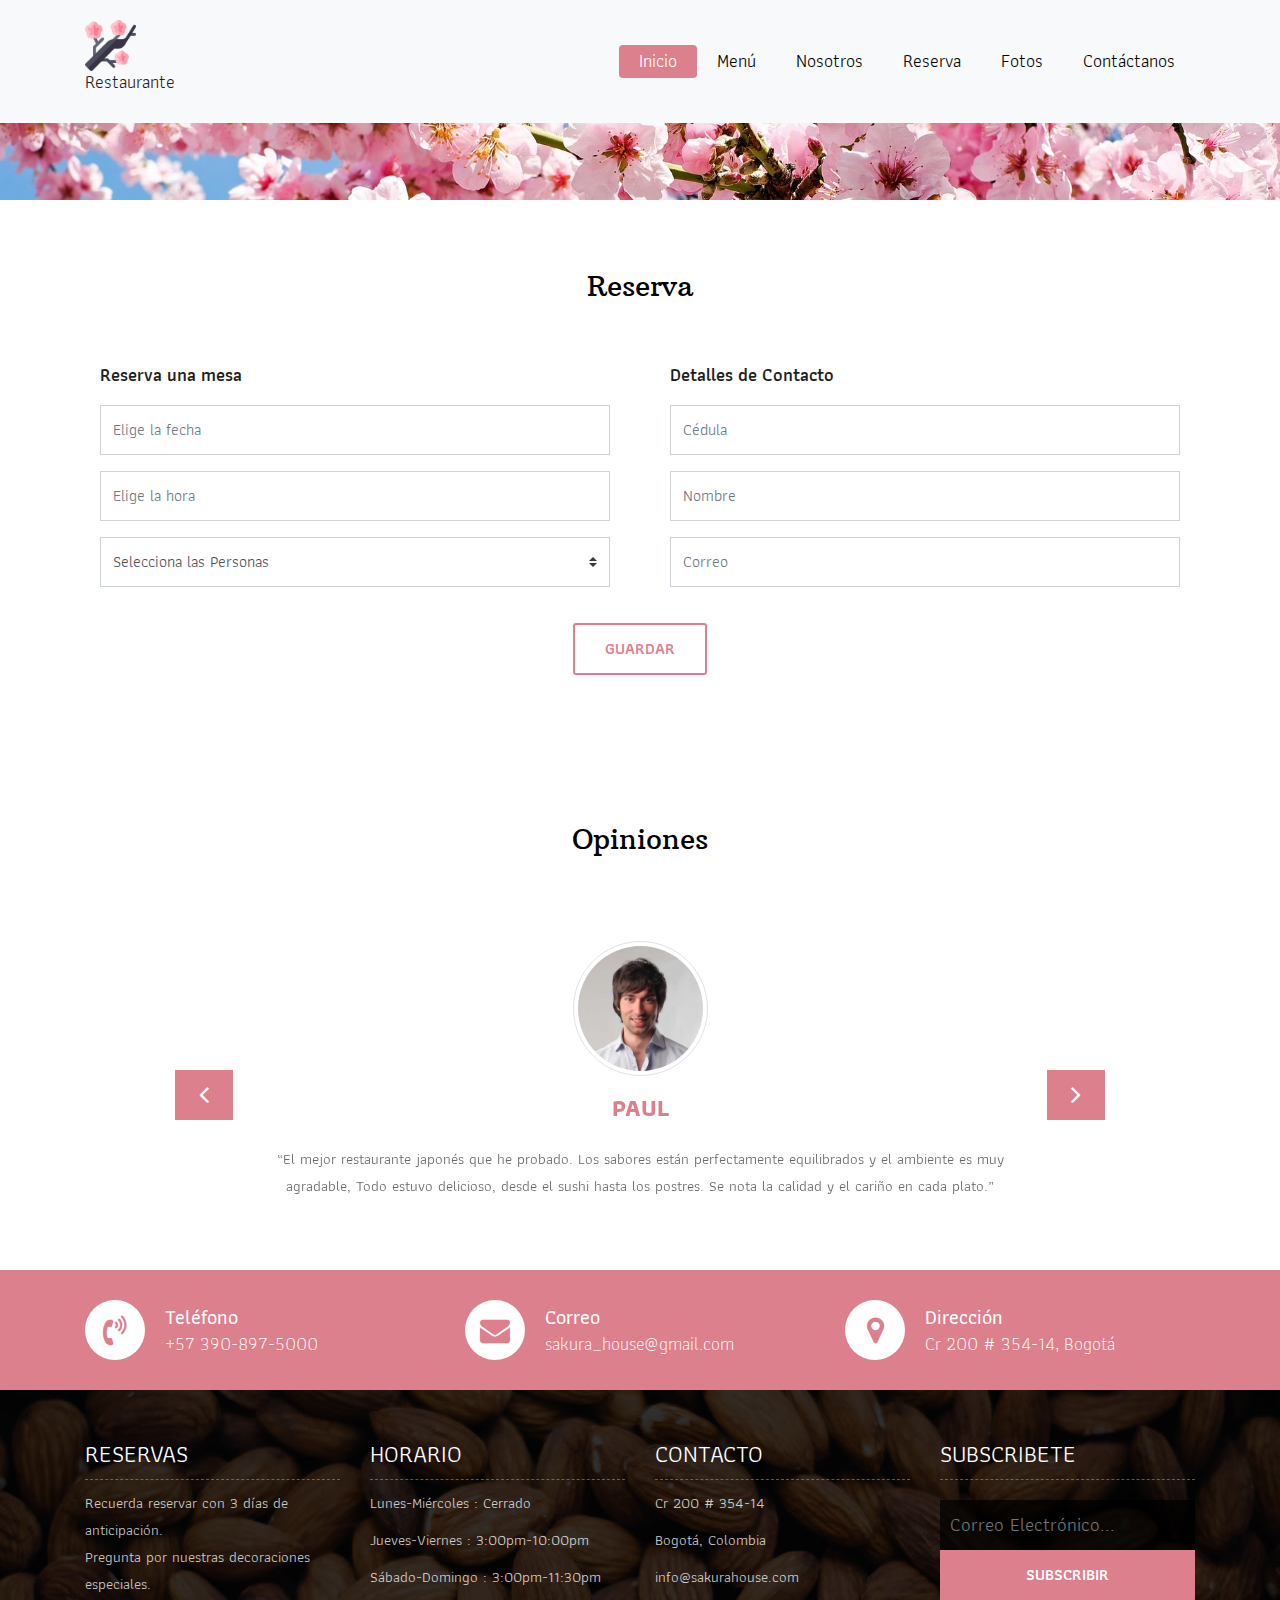
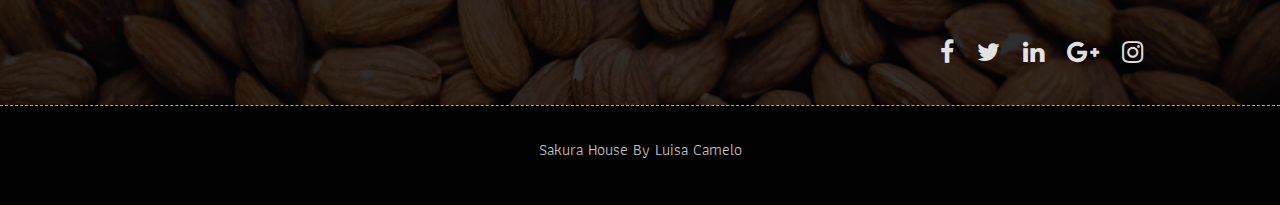
<file: reservation.html>
<!DOCTYPE html>
<html lang="en"><!-- Basic -->

<head>
	<meta charset="utf-8">
	<meta http-equiv="X-UA-Compatible" content="IE=edge">

	<!-- Mobile Metas -->
	<meta name="viewport" content="width=device-width, initial-scale=1">

	<!-- Site Metas -->
	<title>Restaurant</title>
	<meta name="keywords" content="">
	<meta name="description" content="">
	<meta name="author" content="">

	<!-- Site Icons -->
	<link rel="shortcut icon" href="images/favicon.ico" type="image/x-icon">
	<link rel="apple-touch-icon" href="images/apple-touch-icon.png">

	<!-- Bootstrap CSS -->
	<link rel="stylesheet" href="css/bootstrap.min.css">
	<!-- Site CSS -->
	<link rel="stylesheet" href="css/style.css">
	<!-- Pickadate CSS -->
	<link rel="stylesheet" href="css/classic.css">
	<link rel="stylesheet" href="css/classic.date.css">
	<link rel="stylesheet" href="css/classic.time.css">
	<!-- Responsive CSS -->
	<link rel="stylesheet" href="css/responsive.css">
	<!-- Custom CSS -->
	<link rel="stylesheet" href="css/custom.css">
</head>

<body>
	<!-- Start header -->
	<header class="top-navbar">
		<nav class="navbar navbar-expand-lg navbar-light bg-light">
			<div class="container">
				<a class="navbar-brand" href="index.html">
					<img src="images/logo.png" alt="" />
					<h3>Restaurante</h3>
				</a>
				<button class="navbar-toggler" type="button" data-toggle="collapse" data-target="#navbars-rs-food"
					aria-controls="navbars-rs-food" aria-expanded="false" aria-label="Toggle navigation">
					<span class="navbar-toggler-icon"></span>
				</button>
				<div class="collapse navbar-collapse" id="navbars-rs-food">
					<ul class="navbar-nav ml-auto">
						<li class="nav-item active"><a class="nav-link" href="index.html">Inicio</a></li>
						<li class="nav-item"><a class="nav-link" href="menu.html">Menú</a></li>
						<li class="nav-item"><a class="nav-link" href="about.html">Nosotros</a></li>
						<li class="nav-item"><a class="nav-link" href="reservation.html">Reserva</a></li>
						<li class="nav-item"><a class="nav-link" href="gallery.html">Fotos</a></li>
						<li class="nav-item"><a class="nav-link" href="contact.html">Contáctanos</a></li>
					</ul>
				</div>
			</div>
		</nav>
	</header>
	<!-- End header -->
	 
	<!-- Start QT -->
	<div class="qt-box qt-background">
	</div>
	<!-- End QT -->

	<!-- Start Reservation -->
	<div class="reservation-box">
		<div class="container">
			<div class="row">
				<div class="col-lg-12">
					<div class="heading-title text-center">
						<h2>Reserva</h2>
					</div>
				</div>
			</div>
			<div class="row">
				<div class="col-lg-12 col-sm-12 col-xs-12">
					<div class="contact-block">
						<form id="reserveForm" method="POST" action="php/reserve.php">
							<div class="row">
								<div class="col-md-6">
									<h3>Reserva una mesa</h3>
									<div class="col-md-12">
										<div class="form-group">
											<input id="date" class="datepicker picker__input form-control"
												name="date" type="text" value="" required data-error="Ingresa la fecha"
												placeholder="Elige la fecha">
											<div class="help-block with-errors"></div>
										</div>
									</div>
									<div class="col-md-12">
										<div class="form-group">
											<input id="input_time" name="input_time" class="time form-control picker__input"
												required data-error="Elige la hora" placeholder="Elige la hora">
											<div class="help-block with-errors"></div>
										</div>
									</div>
									<div class="col-md-12">
										<div class="form-group">
											<select class="custom-select d-block form-control" name="people" id="people"
												required data-error="Selecciona las Personas">
												<option disabled selected>Selecciona las Personas</option>
												<option value="1">1</option>
												<option value="2">2</option>
												<option value="3">3</option>
												<option value="4">4</option>
												<option value="5">5</option>
												<option value="6">6</option>
												<option value="7">7</option>
											</select>
											<div class="help-block with-errors"></div>
										</div>
									</div>
								</div>
								<div class="col-md-6">
									<h3>Detalles de Contacto</h3>
									<div class="col-md-12">
										<div class="form-group">
											<input type="text" class="form-control" id="idCard" name="idCard"
												placeholder="Cédula" required data-error="Ingresa tu cédula">
											<div class="help-block with-errors"></div>
										</div>
									</div>
									<div class="col-md-12">
										<div class="form-group">
											<input type="text" class="form-control" id="name" name="name"
												placeholder="Nombre" required data-error="Ingresa tu nombre">
											<div class="help-block with-errors"></div>
										</div>
									</div>
									<div class="col-md-12">
										<div class="form-group">
											<input type="text" placeholder="Correo" id="email" class="form-control"
												name="email" required data-error="Ingresa tu correo">
											<div class="help-block with-errors"></div>
										</div>
									</div>
								</div>
								<div class="col-md-12">
									<div class="submit-button text-center">
										<button class="btn btn-common" id="submit" name="save"
											type="submit">Guardar</button>
										<div id="msgSubmit" class="h3 text-center hidden"></div>
										<div class="clearfix"></div>
									</div>
								</div>
							</div>
						</form>
					</div>
				</div>
			</div>
		</div>
	</div>
	<!-- End Reservation -->

	<!-- Start Customer Reviews -->
	<div class="customer-reviews-box">
		<div class="container">
			<div class="row">
				<div class="col-lg-12">
					<div class="heading-title text-center">
						<h2>Opiniones</h2>
					</div>
				</div>
			</div>
			<div class="row">
				<div class="col-md-8 mr-auto ml-auto text-center">
					<div id="reviews" class="carousel slide" data-ride="carousel">
						<div class="carousel-inner mt-4">
							<div class="carousel-item text-center active">
								<div class="img-box p-1 border rounded-circle m-auto">
									<img class="d-block w-100 rounded-circle" src="images/profile-1.jpg" alt="">
								</div>
								<h5 class="mt-4 mb-0"><strong class="text-warning text-uppercase">Paul</strong>
								</h5>
								<p class="m-0 pt-3">“El mejor restaurante japonés que he probado. Los sabores están 
									perfectamente equilibrados y el ambiente es muy agradable, 
									Todo estuvo delicioso, desde el sushi hasta los postres. 
									Se nota la calidad y el cariño en cada plato.”</p>
							</div>
							<div class="carousel-item text-center">
								<div class="img-box p-1 border rounded-circle m-auto">
									<img class="d-block w-100 rounded-circle" src="images/profile-3.jpg" alt="">
								</div>
								<h5 class="mt-4 mb-0"><strong class="text-warning text-uppercase">Esteban</strong>
								</h5>
								<p class="m-0 pt-3">"Una experiencia increíble. La comida es auténtica, fresca y 
									presentada con mucho detalle. Sin duda volvería. Excelente atención y comida espectacular. 
									Los pancakes japoneses fueron mi parte favorita"</p>
							</div>
							<div class="carousel-item text-center">
								<div class="img-box p-1 border rounded-circle m-auto">
									<img class="d-block w-100 rounded-circle" src="images/profile-7.jpg" alt="">
								</div>
								<h5 class="mt-4 mb-0"><strong class="text-warning text-uppercase">Daniel</strong>
								</h5>
								<p class="m-0 pt-3">“Ambiente acogedor, excelente servicio y sabores auténticos. Una joya
									 japonesa en la ciudad. Definitivamente volveré. El sushi estaba fresquísimo y los cócteles 
									 fueron el complemento perfecto.”</p>
							</div>
						</div>
						<a class="carousel-control-prev" href="#reviews" role="button" data-slide="prev">
							<i class="fa fa-angle-left" aria-hidden="true"></i>
							<span class="sr-only">Previous</span>
						</a>
						<a class="carousel-control-next" href="#reviews" role="button" data-slide="next">
							<i class="fa fa-angle-right" aria-hidden="true"></i>
							<span class="sr-only">Next</span>
						</a>
					</div>
				</div>
			</div>
		</div>
	</div>
	<!-- End Customer Reviews -->

	<!-- Start Contact info -->
	<div class="contact-imfo-box">
		<div class="container">
			<div class="row">
				<div class="col-md-4">
					<i class="fa fa-volume-control-phone"></i>
					<div class="overflow-hidden">
						<h4>Teléfono</h4>
						<p class="lead">
							+57 390-897-5000
						</p>
					</div>
				</div>
				<div class="col-md-4">
					<i class="fa fa-envelope"></i>
					<div class="overflow-hidden">
						<h4>Correo</h4>
						<p class="lead">
							sakura_house@gmail.com
						</p>
					</div>
				</div>
				<div class="col-md-4">
					<i class="fa fa-map-marker"></i>
					<div class="overflow-hidden">
						<h4>Dirección</h4>
						<p class="lead">
							Cr 200 # 354-14, Bogotá
						</p>
					</div>
				</div>
			</div>
		</div>
	</div>
	<!-- End Contact info -->

	<!-- Start Footer -->
	<footer class="footer-area bg-f">
		<div class="container">
			<div class="row">
				<div class="col-lg-3 col-md-6">
					<h3>Reservas</h3>
					<p>Recuerda reservar con 3 días de anticipación.<br>
						Pregunta por nuestras decoraciones especiales.</p>
				</div>
				<div class="col-lg-3 col-md-6">
					<h3>Horario</h3>
					<p><span class="text-color">Lunes-Miércoles : </span>Cerrado</p>
					<p><span class="text-color">Jueves-Viernes :</span> 3:00pm-10:00pm</p>
					<p><span class="text-color">Sábado-Domingo :</span> 3:00pm-11:30pm</p>
				</div>
				<div class="col-lg-3 col-md-6">
					<h3>Contacto</h3>
					<p>Cr 200 # 354-14</p>
					<p>Bogotá, Colombia</p>
					<p>info@sakurahouse.com</p>
				</div>
				<div class="col-lg-3 col-md-6">
					<h3>Subscribete</h3>
					<div class="subscribe_form">
						<form class="subscribe_form" method="POST" action="php/subscription.php">
							<input name="email" id="subs-email" class="form_input" placeholder="Correo Electrónico..."
								type="email" required data-error="Ingresa tu correo">
							<div class="help-block with-errors"></div>
							<button name="subscribe" type="submit" class="submit">SUBSCRIBIR</button>
							<div class="clearfix"></div>
						</form>
					</div>
					<ul class="list-inline f-social">
						<li class="list-inline-item"><a href="#"><i class="fa fa-facebook" aria-hidden="true"></i></a>
						</li>
						<li class="list-inline-item"><a href="#"><i class="fa fa-twitter" aria-hidden="true"></i></a>
						</li>
						<li class="list-inline-item"><a href="#"><i class="fa fa-linkedin" aria-hidden="true"></i></a>
						</li>
						<li class="list-inline-item"><a href="#"><i class="fa fa-google-plus"
									aria-hidden="true"></i></a></li>
						<li class="list-inline-item"><a href="#"><i class="fa fa-instagram" aria-hidden="true"></i></a>
						</li>
					</ul>
				</div>
			</div>
		</div>

		<div class="copyright">
			<div class="container">
				<div class="row">
					<div class="col-lg-12">
						<p class="company-name"> Sakura House By Luisa Camelo
						</p>
					</div>
				</div>
			</div>
		</div>

	</footer>
	<!-- End Footer -->

	<a href="#" id="back-to-top" title="Back to top" style="display: none;">&uarr;</a>

	<!-- ALL JS FILES -->
	<script src="js/jquery-3.2.1.min.js"></script>
	<script src="js/popper.min.js"></script>
	<script src="js/bootstrap.min.js"></script>
	<!-- ALL PLUGINS -->
	<script src="js/jquery.superslides.min.js"></script>
	<script src="js/images-loded.min.js"></script>
	<script src="js/isotope.min.js"></script>
	<script src="js/baguetteBox.min.js"></script>
	<script src="js/form-validator.min.js"></script>
	<script src="js/contact-form-script.js"></script>
	<script src="js/custom.js"></script>
	<!-- Modal -->
	<div class="modal fade" id="responseModal" tabindex="-1">
		<div class="modal-dialog">
			<div class="modal-content">

			<div class="modal-header modal-sakura-header">
				<button type="button" class="close" data-dismiss="modal">&times;</button>
			</div>

			<div class="modal-body" id="modalMessage"></div>

			<div class="modal-footer">
				<button type="button" class="btn modal-sakura-btn" data-dismiss="modal">
				Cerrar
				</button>
			</div>

			</div>
		</div>
	</div>

	<script>
	const params = new URLSearchParams(window.location.search);
	const status = params.get('status');

	if (status) {
		const message = document.getElementById('modalMessage');

		if (status === 'successReserve') {
			message.innerText = "🌸 Reserva gestionada correctamente 🌸";
		}
		else {
			message.innerText = "🌸 Error al guardar, intenta nuevamente 🌸";
		}

		$('#responseModal').modal('show');

		window.history.replaceState({}, document.title, window.location.pathname);
	}
	</script>
	<script src="js/picker.js"></script>
	<script src="js/picker.date.js"></script>
	<script src="js/picker.time.js"></script>

	<script>
	$(document).ready(function(){

		// Datepicker
		$('#date').pickadate({
			format: 'yyyy-mm-dd',
			min: true
		});

		// Timepicker
		$('#input_time').pickatime({
			format: 'h:i A',
			interval: 30
		});

	});
	</script>
</body>

</html>
</file>
<file: css/style.css>
/*------------------------------------------------------------------
    IMPORT FONTS
-------------------------------------------------------------------*/

@import url('https://fonts.googleapis.com/css?family=Arbutus+Slab');
@import url('https://fonts.googleapis.com/css?family=Athiti:400,500,600');

/*------------------------------------------------------------------
    IMPORT FILES
-------------------------------------------------------------------*/

@import url(animate.css);
@import url(font-awesome.min.css);
@import url(superslides.css);
@import url(baguetteBox.min.css);

/*------------------------------------------------------------------
    SKELETON
-------------------------------------------------------------------*/

body {
    color: #666666;
    font-size: 15px;
    font-family: 'Athiti', sans-serif;
    line-height: 1.80857;
}


a {
    color: #1f1f1f;
    text-decoration: none !important;
    outline: none !important;
    -webkit-transition: all .3s ease-in-out;
    -moz-transition: all .3s ease-in-out;
    -ms-transition: all .3s ease-in-out;
    -o-transition: all .3s ease-in-out;
    transition: all .3s ease-in-out;
}

h1,
h2,
h3,
h4,
h5,
h6 {
    letter-spacing: 0;
    font-weight: normal;
    position: relative;
    padding: 0 0 10px 0;
    font-weight: normal;
    line-height: 120% !important;
    color: #1f1f1f;
    margin: 0
}

h1 {
    font-size: 24px
}

h2 {
    font-size: 22px
}

h3 {
    font-size: 18px
}

h4 {
    font-size: 16px
}

h5 {
    font-size: 14px
}

h6 {
    font-size: 13px
}

h1 a,
h2 a,
h3 a,
h4 a,
h5 a,
h6 a {
    color: #212121;
    text-decoration: none!important;
    opacity: 1
}

h1 a:hover,
h2 a:hover,
h3 a:hover,
h4 a:hover,
h5 a:hover,
h6 a:hover {
    opacity: .8
}

a {
    color: #1f1f1f;
    text-decoration: none;
    outline: none;
}

a,
.btn {
    text-decoration: none !important;
    outline: none !important;
    -webkit-transition: all .3s ease-in-out;
    -moz-transition: all .3s ease-in-out;
    -ms-transition: all .3s ease-in-out;
    -o-transition: all .3s ease-in-out;
    transition: all .3s ease-in-out;
}

.btn-custom {
    margin-top: 20px;
    background-color: transparent !important;
    border: 2px solid #ddd;
    padding: 12px 40px;
    font-size: 16px;
}

.lead {
    font-size: 18px;
    line-height: 30px;
    color: #767676;
    margin: 0;
    padding: 0;
}

blockquote {
    margin: 20px 0 20px;
    padding: 30px;
}

ul, li, ol{
	list-style: none;
	margin: 0px;
	padding: 0px;
}
button:focus{
	outline: none;
}

.form-control::-moz-placeholder {
    color: #2a2a2a;
    opacity: 1;
}

/*------------------------------------------------------------------
    LOADER 
-------------------------------------------------------------------*/


/*------------------------------------------------------------------
    HEADER
-------------------------------------------------------------------*/
.top-{
	position: relative;
	z-index: 10;
}

.top-navbar .navbar{
	padding: 15px 0px;
	position: fixed;
	width: 100%;
	transition: height .3s ease-out, background .3s ease-out, box-shadow .3s ease-out;
	-webkit-transform: translate3d(0, 0, 0);
	transform: translate3d(0, 0, 0);
	z-index: 100;
}

.top-navbar .navbar-light .navbar-nav .nav-link{
	color: #010101;
	font-size: 18px;
	padding: 0px 20px;
	border-radius: 4px;
}

.top-navbar .navbar-light .navbar-nav .nav-item .nav-link:hover{
	background: #dc808e;
	color: #ffffff;
}
.top-navbar .navbar-light .navbar-nav .nav-item.active .nav-link{
	background: #dc808e;
	color: #ffffff;
	border-radius: 4px;
}

.navbar-expand-lg .navbar-nav .dropdown-menu{
	border: none;
	 box-shadow: 2px 5px 6px rgba(0,0,0,0.5);
}

.navbar-expand-lg .navbar-nav .dropdown-menu a.dropdown-item:hover{
	background: #dc808e;
	color: #ffffff;
}
.navbar-light .navbar-toggler:hover{
	background: #dc808e;
}

.navbar .navbar-brand img {
    width: 10%;
}

/*------------------------------------------------------------------
    Slider
-------------------------------------------------------------------*/

.cover-slides{
	height: 100vh;
}
.slides-navigation a {
	background: #dc808e;
    position: absolute;
    height: 70px;
    width: 70px;
    top: 50%;
    font-size: 20px;
    display: block;
    color: #fff;
	line-height: 80px;
	text-align: center;
    transition: all .3s ease-in-out;
}
.slides-navigation a i{
	font-size: 40px;
}
.slides-navigation a:hover {
	background: #010101;
}
.cover-slides .container{
	height: 100%;
	position: relative;
	z-index: 2;
}
.cover-slides .container > .row {
	-webkit-box-align: center;
	-ms-flex-align: center;
	align-items: center;
}
.cover-slides .container > .row {
    height: 100%;
}

.btn{
	text-transform: uppercase;
	padding: 19px 36px;
}
.btn{
	display: inline-block;
	font-weight: 600;
	text-align: center;
	white-space: nowrap;
	vertical-align: middle;
	-webkit-user-select: none;
	-moz-user-select: none;
	-ms-user-select: none;
	user-select: none;
	border: 2px solid transparent;
	padding: 12px 30px;
	font-size: 16px;
	line-height: 1.5;
	border-radius: .1875rem;
	transition: color .15s ease-in-out, background-color .15s ease-in-out, border-color .15s ease-in-out, box-shadow .15s ease-in-out;
}
.btn-outline-new-white {
    color: #fff;
    background-color: transparent;
    background-image: none;
    border-color: #dc808e;
}
.btn-outline-new-white:hover {
    color: #ffffff;
    background-color: #dc808e;
    border-color: #dc808e;
}

.overlay-background {
    background: #333;
    position: absolute;
    height: 100%;
    width: 100%;
    left: 0;
    top: 0;
	opacity: 0.5;
}

.cover-slides h1{
	font-family: 'Arbutus Slab', serif;
	font-weight: 500;
	font-size: 64px;
	color: #fff;
}
.cover-slides p{
	font-size: 18px;
	color: #fff;
}
.slides-pagination a{
	border: 2px solid #ffffff;
}
.slides-pagination a.current{
	background: #dc808e;
	border: 2px solid #dc808e;
}

/*------------------------------------------------------------------
    About
-------------------------------------------------------------------*/

.about-section-box{
	padding: 70px 0px;
}
.about-section-box .img-fluid{
	box-shadow: -10px -10px 0px #dc808e;
}
.inner-column{}
.inner-column h1{
	font-family: 'Arbutus Slab', serif;
	font-size: 30px;
	color: #010101;
}
.inner-column h1 span{
	color: #dc808e;
}
.inner-column h4{
	font-size: 16px;
	font-weight: 500;
}
.inner-column p{
	font-size: 18px;
}
.inner-column .btn-outline-new-white{
	color: #dc808e;
}
.inner-column .btn-outline-new-white:hover{
	color: #ffffff;
}

/*------------------------------------------------------------------
    QT
-------------------------------------------------------------------*/


.qt-background{
	background: url(../images/qt-bg.jpg) no-repeat;
	background-size: cover;
	padding: 100px 0;
	background-attachment: fixed;
	background-position: center center;
	position: relative;
}
.qt-background p {
    font-size: 35px;
    font-weight: 300;
    line-height: 44px;
    color: #fff;
	font-family: 'Arbutus Slab', serif;
	margin-bottom: 20px;
}

.qt-background span {
    color: #fff;
    font-size: 20px;  
	font-weight: 500;	
}

/*------------------------------------------------------------------
    Menu
-------------------------------------------------------------------*/

.menu-box{
	padding: 70px 0px;
}

.heading-title{
	margin-bottom: 50px;
}
.heading-title h2{
	color: #010101;
	font-size: 28px;
	font-family: 'Arbutus Slab', serif;
}
.heading-title p{
	font-size: 18px;
	font-weight: 200;
	margin: 0px;
}

.filter-button-group {
    border: 1px solid #e4e4e4;
    border-radius: 4px;
    margin: 10px 15px;
    display: inline-block;
}

.filter-button-group button {
    color: #333;
    letter-spacing: 1px;
    text-transform: uppercase;
    font-weight: 600;
    font-size: 14px;
    cursor: pointer;
    background: #fff;
    padding: 12px 40px;
    border: none;
    border-radius: 4px;
}

.filter-button-group button.active {
    background: #dc808e;
    color: #fff;
    box-shadow: 2px 20px 45px 5px rgba(0,0,0,.2);
}

.gallery-single{
	margin: 30px 0px;
}

.gallery-single {
    position: relative;
    overflow: hidden;
    -webkit-box-shadow: 0 0 10px #ccc;
    box-shadow: 0 0 10px #ccc;
}

.why-text {
    position: absolute;
    left: 0;
    bottom: -100%;
    right: 0;
    height: 100%;
    background: rgba(207, 166, 113, 0.9);
    padding: 12px 12px;
    -webkit-transition: all .3s ease;
    transition: all .3s ease;
}
.why-text h4{
	color: #ffffff;
	font-size: 24px;
	font-weight: 500;
	font-family: 'Arbutus Slab', serif;
}
.why-text p{
	color: #ffffff;
	font-size: 18px;
	border-bottom: 1px dashed #010101;
	margin: 0px;
	padding-bottom: 15px;
	margin-top: 15px;
	margin-bottom: 15px;
}
.why-text h5{
	font-size: 28px;
	font-weight: 600;
	color: #ffffff;
}

.gallery-single:hover .why-text{
	bottom: 0px;
}


/*------------------------------------------------------------------
    Gallery
-------------------------------------------------------------------*/

.gallery-box{
	padding: 70px 0px;
}
.tz-gallery{
	margin-top: 30px;
}
.tz-gallery .lightbox img {
    width: 100%;
    margin-bottom: 30px;
    transition: 0.2s ease-in-out;
    box-shadow: 0 2px 3px rgba(0,0,0,0.2);
}
.tz-gallery .lightbox img:hover {
    transform: scale(1.05);
    box-shadow: 0 8px 15px rgba(0,0,0,0.3);
}

/*------------------------------------------------------------------
    Customer Reviews
-------------------------------------------------------------------*/

.customer-reviews-box{
	padding: 70px 0px;
}

.carousel-inner .carousel-item .img-box{
	width: 135px;
	height: 135px;
}
.carousel-control-prev{
	left: -100px;
}
.carousel-control-next{
	right: -100px;
}
.carousel-indicators{
	top: 320px;
}

.text-warning{
	color: #dc808e !important;
	font-size: 24px;
}

@media (min-width: 320px) and (max-width: 640px) {
	.carousel-inner .carousel-item p{
		font-size: 14px;
	}
	.carousel-control-prev{
		left: -5px;
	}
	.carousel-control-next{
		right: -5px;
	}
 	.carousel-indicators{
		top: 400px;
	}
}

#reviews .carousel-control-prev{
	background: #dc808e;
	color: #ffffff;
	display: block;
	position: absolute;
	width: 8%;
	height: 50px;
	top: 50%;
	font-size: 28px;
	opacity: 1;
}
#reviews .carousel-control-prev:hover{
	background: #010101;
	color: #ffffff;
}

#reviews .carousel-control-next{
	background: #dc808e;
	color: #ffffff;
	display: block;
	position: absolute;
	width: 8%;
	height: 50px;
	top: 50%;
	font-size: 28px;
	opacity: 1;
}
#reviews .carousel-control-next:hover{
	background: #010101;
	color: #ffffff;
}


/*------------------------------------------------------------------
    Contact info
-------------------------------------------------------------------*/

.contact-imfo-box{
	background: #dc808e;
	padding: 30px 0;
}

.overflow-hidden {
    overflow: hidden;
}

.contact-imfo-box i{
	display: block;
	float: left;
	width: 60px;
	height: 60px;
	line-height: 60px;
	text-align: center;
	background: #fff;
	color: #dc808e;
	font-size: 30px;
	-webkit-border-radius: 50%;
	-moz-border-radius: 50%;
	-ms-border-radius: 50%;
	border-radius: 50%;
	margin-right: 20px;
}
.contact-imfo-box h4 {
    margin: 0px;
    margin-top: 5px;
	color: #ffffff;
	font-size: 20px;
	padding: 0px;
	font-weight: 500;
	line-height: 24px;
}
.contact-imfo-box p {
    margin: 0px;
	color: #ffffff;
	font-weight: 300;
}

/*------------------------------------------------------------------
    Footer
-------------------------------------------------------------------*/

.footer-area{
	padding-top: 50px;
	padding-bottom: 0px;
}
.bg-f{
	background-image: url("../images/footer-bg.jpg");
	background-attachment: scroll;
	background-clip: initial;
	background-color: rgba(0, 0, 0, 0);
	background-origin: initial;
	background-position: center center;
	background-repeat: no-repeat;
	background-size: cover;
	position: relative;
}
.bg-f::before {
    background: #010101;
    content: "";
    height: 100%;
    left: 0;
    position: absolute;
    top: 0;
    width: 100%;
    z-index: 1;
	opacity: 0.8;
}

.footer-area .container{
	position: relative;
	z-index: 1;
}
.footer-area h3{
	color: #ffffff;
	text-transform: uppercase;
	font-size: 24px;
	border-bottom: 1px dashed rgba(207, 166, 113, 0.5);
	margin-bottom: 10px;
}
.footer-area p{
	font-size: 15px;
	color: rgba(255, 255, 255, 0.8);
	margin: 0;
	padding-bottom: 10px;
}

.footer-area p.lead{
	font-size: 19px;
	color: #ffffff;
	margin-bottom: 15px;
}
.footer-area p.lead a{
	color: #ffffff;
	margin-bottom: 15px;
}
.footer-area p.lead a:hover{
	color: #dc808e;
}
.footer-area p a{
	font-size: 18px;
	color: #ffffff;
}
.footer-area p a:hover{
	color: #dc808e;
}

.subscribe_form {
    display: block;
    text-align: center;
    padding: 5px 0;
}

.subscribe_form .form_input {
    display: block;
    background-color: rgba(0,0,0,0.7);
    color: #fff;
    border: none;
    font-size: 19px;
    line-height: 50px;
    padding: 0 10px;
    float: left;
    width: 100%;
    transition: all 0.5s ease-in-out;
}

.subscribe_form .submit {
    background-color: #dc808e;
    color: #fff;
    font-size: 16px;
    font-weight: 600;
    line-height: 50px;
    display: inline-block;
    padding: 0 10px;
    float: left;
    width: 100%;
	border: none;
	cursor: pointer;
    transition: all 0.5s ease-in-out;
}
.subscribe_form .submit:hover{
	background: #010101;
}

.f-social {
    padding-bottom: 10px;
    margin: 0px;
    margin-top: 20px;
}
.f-social li a {
    font-size: 25px;
    color: rgba(255, 255, 255, 0.9);
	margin-right: 10px;
}

.copyright{
	margin-top: 20px;
	position: relative;
	display: block;
	background-color: #010101;
	border-top: 1px dashed rgba(207, 166, 113);
	padding: 30px 0;
	z-index: 1;
}

.copyright .company-name{
	font-size: 16px;
	text-align: center;
}
.copyright .company-name a{
	font-size: 16px;
}

/*------------------------------------------------------------------
    All Pages
-------------------------------------------------------------------*/

.page-breadcrumb {
    padding: 250px 0 150px;
    background: url(../images/all-bg.jpg) no-repeat;
    background-attachment: fixed;
    background-size: cover;
    background-position: 0 0;
    position: relative;
}
.all-page-title .container{
	position: relative;
	z-index: 2;
}
.all-page-title::before{
	background: #010101;
	content: "";
	height: 100%;
	left: 0;
	position: absolute;
	top: 0;
	width: 100%;
	z-index: 1;
	opacity: 0.8;	
}
.all-page-title h1{
	font-size: 38px;
	color: #ffffff;
	font-family: 'Arbutus Slab', serif;
	padding: 0px;
}

.inner-pt{
	margin-top: 30px;
}
.inner-pt p{
	font-size: 18px;
}

.stuff-box{
	padding: 70px 0px;
}

.our-team{
    border: 2px solid #dc808e;
    border-radius: 0px;
    text-align: center;
    margin: 10px;
    z-index: 1;
    position: relative;
}
.our-team:before,
.our-team:after{
    content: "";
    width: 100%;
    height: 104%;
    background: #dc808e;
    position: absolute;
    top: 50%;
    left: 0;
    z-index: -1;
    transform: translateY(-50%) scaleX(0.3);
    transition: all 0.3s ease 0s;
}
.our-team:after{
    width: 106%;
    left: 50%;
    transform: translate(-50%, -50%) scaleY(0.25);
}
.our-team:hover:before{ transform: translateY(-50%) scaleX(0.7); }
.our-team:hover:after{ transform: translate(-50%, -50%) scaleY(0.7); }
.our-team img{
    width: 100%;
    height: auto;
    border-radius: 0px;
    transition: all 0.3s ease 0s;
}
.our-team .team-content{
    width: 93%;
    padding: 25px 0 10px;
    background: #dc808e;
    position: absolute;
    bottom: 50px;
    left: 50%;
    opacity: 0;
    transform: translateX(-50%);
    transition: all 0.3s cubic-bezier(0.5, 0.2,0.1,0.9);
}
.our-team:hover .team-content{
    bottom: 10px;
    opacity: 1;
}
.our-team .title{
    font-size: 25px;
    font-weight: 600;
    color: #fff;
    letter-spacing: 1px;
    text-transform: capitalize;
    margin: 0;
}
.our-team .post{
    display: block;
    font-size: 16px;
    color: #fff;
    text-transform: uppercase;
    margin-bottom: 10px;
}
.our-team .social{
    padding: 0;
    margin: 0;
    list-style: none;
}
.our-team .social li{
    display: inline-block;
    margin: 0 5px;
}
.our-team .social li a{
    display: block;
    width: 35px;
    height: 35px;
    line-height: 35px;
    border-radius: 50%;
    background: #fff;
    font-size: 20px;
    color: #dc808e;
    transition: all 0.3s ease 0s;
}
.our-team .social li a:hover{
    background: #ffffff;
    box-shadow: 0 0 0 5px rgba(255,255,255,0.3);
    color: #dc808e;
}
@media only screen and (max-width: 990px){
    .our-team{ margin-bottom: 30px; }
}


.reservation-box{
	padding: 70px 0px;
}

.reservation-box h3{
	padding: 0px 15px;
	margin-bottom: 20px;
	font-weight: 600;
}

.help-block ul li{
	color: red;
}

.form-control[readonly]{
	background-color: #ffffff;
}

.form-control{
	border-radius: 0px;
	min-height: 50px;
}
.form-control:focus{
	border: 1px solid #dc808e;
	box-shadow: none;
}

.form-group .picker__input.picker__input--active{
	border-color: #dc808e;
}

.submit-button{
	margin-top: 20px;
}
.btn.btn-common{
	color: #dc808e;
	background-color: transparent;
	background-image: none;
	border-color: #dc808e;
}
.btn.btn-common:hover{
	color: #ffffff;
	background-color: #dc808e;
	border-color: #dc808e;
}
.blog-box{
	padding: 70px 0px;
}
.blog-box-inner{
	position: relative;
	margin-bottom: 30px;
}

.blog-box-inner .blog-img-box{
	position: relative;
	display: block;
}

.blog-box-inner .blog-detail{
	position: absolute;
	top: 0;
	background: #fff;
	padding: 30px 25px;
	border: 1px solid #ddd;
	transition-duration: .5s;
	height: 100%;
}

.blog-detail h4 {
    font-size: 18px;
    font-weight: 500;
    color: #222222;
}

.blog-detail ul li {
    display: inline-block;
    padding: 0px 5px;
}
.blog-detail ul li span{
	color: #dc808e;
	cursor: pointer;
}
.blog-detail ul li span:hover{
	color: #010101;
}

.blog-detail ul li:first-child {
    padding-left: 0px;
}

.blog-detail p {
    padding: 10px 0px 0 0;
	margin: 0px;
}

.blog-detail a{
	color: #dc808e;
	margin-top: 20px;
}

.blog-box-inner .blog-detail:hover{
	background: rgba(255, 255, 255, .9);
}

.blog-inner-box {
    position: relative;
    margin: 0px 10px;
    margin-bottom: 30px;
}
.side-blog-img {
    box-shadow: -15px -15px 0px 0px rgba(0,0,0,0.4);
    -webkit-transition: all 1s ease 0.01s;
    transition: all 1s ease 0.01s;
    position: relative;
}

.date-blog-up {
    position: absolute;
    right: 0px;
    top: 0px;
    background: #dc808e;
    font-size: 18px;
    color: #ffffff;
    padding: 5px 15px 5px 5px;
}
.inner-blog-detail {
    background: #ffffff;
    position: relative;
    padding: 30px 20px;
}

.inner-blog-detail h3 {
    font-size: 20px;
    font-weight: 500;
    padding-bottom: 15px;
}
.inner-blog-detail ul li {
    display: inline-block;
    padding: 0px 5px;
    color: #222222;
}
.inner-blog-detail ul li span {
    color: #dc808e;
}
.inner-blog-detail p {
    padding: 10px 0px;
}
.details-page blockquote {
    border-left: 5px solid #dc808e;
}
.details-page blockquote {
    padding: 20px;
}
blockquote {
    margin: 20px 0 20px;
    padding: 30px;
}
.blog-inner-details-line {
    margin: 20px 0px;
    clear: both;
    float: left;
    width: 100%;
}
.line-left-social h5 {
    font-size: 18px;
    font-weight: 600;
    padding-bottom: 15px;
}
.line-left-social ul li {
    display: inline-block;
    margin-bottom: 5px;
}
.line-right-social ul li {
    display: inline-block;
}
.line-right-social ul li a {
    display: block;
    padding: 5px;
    background: #f5f5f5;
    border-radius: 6px;
    font-weight: 500;
    width: 35px;
    height: 35px;
    text-align: center;
    line-height: 25px;
    font-size: 15px;
}
.line-left-social ul li a {
    display: block;
    padding: 5px 10px;
    background: #f5f5f5;
    border-radius: 6px;
    font-weight: 400;
    font-size: 12px;
}
.line-left-social ul li a:hover {
    background: #dc808e;
    color: #ffffff;
}
.line-right-social ul li a:hover {
    background: #dc808e;
    color: #ffffff;
}
.line-right-social h5 {
    font-size: 18px;
    font-weight: 600;
    padding-bottom: 15px;
}
.blog-comment-box {
    clear: both;
    margin: 20px 0px;
    float: left;
    width: 100%;
}
.blog-comment-box h3 {
    font-size: 18px;
    font-weight: 600;
    padding-bottom: 20px;
}
.comment-item {
    margin-bottom: 30px;
}
.comment-item-left {
    float: left;
    width: 90px;
    height: 90px;
}
.comment-item-left img {
    width: 100%;
    border-radius: 6px;
}
.comment-item-right {
    padding-left: 110px;
}
.comment-item-right a {
    font-size: 16px;
    font-weight: 500;
}
.des-l {
    display: inline-block;
    width: 100%;
}
.des-l p {
    font-size: 13px;
}
.comment-item-right a {
    font-size: 16px;
    font-weight: 500;
}
.right-btn-re {
    float: right;
    font-style: italic;
    text-align: right;
    font-size: 16px;
    padding: 5px 10px;
    background: #f5f5f5;
    border-radius: 6px;
}
.right-btn-re:hover {
    background: #dc808e;
    color: #ffffff !important;
}
.comment-respond-box {
    clear: both;
}
.blog-comment-box .children {
    margin-left: 70px;
}
.comment-item {
    margin-bottom: 30px;
}
.comment-item-right i {
    padding-right: 10px;
}

.comment-form-respond input {
    min-height: 38px;
    border: 1px solid #010101;
    border-radius: 0px;
    padding: 10px;
}
.comment-form-respond textarea {
    border: 1px solid #010101;
    border-radius: 0px;
    padding: 10px;
    min-height: 110px;
}

.btn-submit{
	color: #dc808e;
	background-color: transparent;
	background-image: none;
	border-color: #dc808e;
}
.btn-submit:hover{
	color: #ffffff;
	background-color: #dc808e;
	border-color: #dc808e;
}

.right-side-blog h3 {
    font-weight: 600;
    font-size: 18px;
    padding-bottom: 20px;
}
.blog-search-form {
    position: relative;
    border-bottom: 1px solid #010101;
    padding-bottom: 30px;
    margin-bottom: 20px;
}
.blog-search-form input {
    width: 100%;
    min-height: 40px;
    border: 1px solid rgba(0,0,0,0.3);
    padding: 5px 40px 5px 10px;
    font-size: 15px;
    color: #222222;
}
.blog-search-form .search-btn {
    position: absolute;
    right: 0px;
    background: none;
    border: none;
    font-size: 20px;
    min-height: 40px;
    padding: 0px 15px;
}

.right-side-blog h3 {
    font-weight: 500;
    font-size: 18px;
    padding-bottom: 20px;
}
.blog-categories {
    padding-bottom: 30px;
    margin-bottom: 20px;
}
.blog-categories ul li {
    line-height: 14px;
    padding: 10px 0px;
    border-top: 1px solid #f5f5f5;
}
.blog-categories ul li a {
    display: inline-block;
    text-transform: capitalize;
    width: 100%;
}
.blog-categories ul li a:hover{
	color: #dc808e;
}
.recent-box-blog {
    margin-bottom: 20px;
	display: inline-block;
}
.recent-img {
    float: left;
    position: relative;
}
.recent-img::before {
    position: absolute;
    content: '';
    z-index: 2;
    top: 0;
    left: 0;
    width: 100%;
    height: 100%;
    background-color: #dc808e;
    opacity: 0.4;
    transform: scale(0);
    -webkit-transform: scale(0);
    -moz-transform: scale(0);
    -ms-transform: scale(0);
    -o-transform: scale(0);
    transition: all 0.5s ease;
    -webkit-transition: all 0.5s ease;
    -moz-transition: all 0.5s ease;
    -o-transition: all 0.5s ease;
}
.recent-box-blog:hover .recent-img::before {
    transform: scale(1);
    -webkit-transform: scale(1);
    -moz-transform: scale(1);
    -ms-transform: scale(1);
    -o-transform: scale(1);
}
.recent-info {
    display: table-cell;
    vertical-align: top;
    padding-left: 15px;
}
.recent-info ul li {
    display: inline-block;
    font-size: 11px;
    padding: 0px;
    color: #222222;
}
.recent-info h4 {
    font-size: 14px;
    padding: 0px;
    margin: 11px 0px;
    font-weight: 500;
}
.blog-tag-box ul li {
    display: inline-block;
    margin-bottom: 3px;
}
.blog-tag-box ul li a {
    padding: 5px 15px;
    display: block;
    background: #f5f5f5;
    color: #222222;
    border-radius: 6px;
}
.blog-tag-box ul li a:hover {
    color: #ffffff;
    background: #dc808e;
}


.contact-box{
	padding: 70px 0px;
}

.map-full {
    width: 100%;
    height: 500px;
    border-radius: 0px;
    margin: 0px auto;
}

#back-to-top {
    position: fixed;
    bottom: 40px;
    right: 40px;
    z-index: 9999;
    width: 32px;
    height: 32px;
    text-align: center;
    line-height: 30px;
    background: #dc808e;
    color: #ffffff;
    cursor: pointer;
    border: 0;
    border-radius: 2px;
    text-decoration: none;
    transition: opacity 0.2s ease-out;
	font-size: 30px;
}

.modal-sakura-header {
    background-color: #dc808e;
    color: white;
}

.modal-sakura-btn {
    background-color: #dc808e;
    color: white;
    border: none;
}

.modal-sakura-btn:hover {
    background-color: #c96f7c;
}

.modal-content {
    border-radius: 15px;
}

.modal-header {
    border-top-left-radius: 15px;
    border-top-right-radius: 15px;
}
</file>
<file: css/responsive.css>
/* only small desktops */
/* tablets */
/* only small tablets */
@media only screen and (min-width: 992px) and (max-width: 1180px) {
	.footer-area h3{
		font-size: 18px;
	}
}
@media (min-width: 768px) and (max-width: 991px) {
	.navbar-light .navbar-brand{
		margin-left: 15px;
	}
	.navbar-light .navbar-toggler{
		margin-right: 15px;
		border-radius: 0px;
	}
	.navbar-expand-lg .navbar-nav .dropdown-menu{
		box-shadow: none;
	}
	.carousel-control-prev{
		left: -60px;
	}
	.carousel-control-next{
		right: -60px;
	}
	.why-text h4{
		font-size: 18px;
	}
	.why-text p{
		margin: 0px;
	}
}

/* mobile or only mobile */
@media (max-width: 767px) {
	.navbar-light .navbar-brand{
		margin-left: 15px;
	}
	.navbar-light .navbar-toggler{
		margin-right: 15px;
		border-radius: 0px;
	}
	.navbar-expand-lg .navbar-nav .dropdown-menu{
		box-shadow: none;
	}
	.cover-slides h1{
		font-size: 22px;
	}
	.cover-slides p {
		font-size: 14px;
	}
	.slides-navigation a{
		height: 42px;
		width: 38px;
		line-height: 33px;
	}
	.inner-column{
		margin-top: 15px;
	}
	.inner-column h1{
		font-size: 22px;
	}
	.filter-button-group{
		margin: 10px 0px;
	}
	
	.contact-imfo-box .col-md-4{
		margin-bottom: 15px;
	}
	.carousel-control-prev{
		left: 0px;
	}
	.carousel-control-next{
		right: 0px;
	}
	.blog-box-inner .blog-detail{
		overflow: hidden;
	}
	.blog-sidebar{
		margin-top: 50px;
	}
	
}
@media only screen and (min-width: 280px) and (max-width: 599px) {
	
	.why-text p{
		margin-bottom: 0px;
		margin-top: 0px;
	}
}
</file>
<file: css/custom.css>
/** ADD YOUR AWESOME CODES HERE **/
</file>
<file: css/classic.css>
/* ==========================================================================
   $BASE-PICKER
   ========================================================================== */
/**
 * Note: the root picker element should *NOT* be styled more than what’s here.
 */
.picker {
  font-size: 16px;
  text-align: left;
  line-height: 1.2;
  color: #000000;
  position: absolute;
  z-index: 10000;
  -webkit-user-select: none;
     -moz-user-select: none;
      -ms-user-select: none;
          user-select: none;
}
/**
 *
 */
.picker[aria-hidden="true"] {
   display: none;
}
/**
 * The picker input element.
 */
.picker__input {
  cursor: default;
}
/**
 * When the picker is opened, the input element is “activated”.
 */
.picker__input.picker__input--active {
  border-color: #0089ec;
}
/**
 * The holder is the only “scrollable” top-level container element.
 */
.picker__holder {
  width: 100%;
  overflow-y: auto;
  -webkit-overflow-scrolling: touch;
}

/*!
 * Classic picker styling for pickadate.js
 * Demo: http://amsul.github.io/pickadate.js
 */
/**
 * Note: the root picker element should *NOT* be styled more than what’s here.
 */
.picker {
  width: 100%;
}
/**
 * The holder is the base of the picker.
 */
.picker__holder {
  position: absolute;
  background: #ffffff;
  border: 1px solid #aaaaaa;
  border-top-width: 0;
  border-bottom-width: 0;
  border-radius: 0 0 5px 5px;
  box-sizing: border-box;
  min-width: 176px;
  max-width: 466px;
  max-height: 0;
  -ms-filter: "progid:DXImageTransform.Microsoft.Alpha(Opacity=0)";
  filter: alpha(opacity=0);
  -moz-opacity: 0;
  opacity: 0;
  -webkit-transform: translateY(-1em) perspective(600px) rotateX(10deg);
          transform: translateY(-1em) perspective(600px) rotateX(10deg);
  transition: -webkit-transform 0.15s ease-out, opacity 0.15s ease-out, max-height 0s 0.15s, border-width 0s 0.15s;
  transition: transform 0.15s ease-out, opacity 0.15s ease-out, max-height 0s 0.15s, border-width 0s 0.15s;
}
/**
 * The frame and wrap work together to ensure that
 * clicks within the picker don’t reach the holder.
 */
.picker__frame {
  padding: 1px;
}
.picker__wrap {
  margin: -1px;
}
/**
 * When the picker opens...
 */
.picker--opened .picker__holder {
  max-height: 25em;
  -ms-filter: "progid:DXImageTransform.Microsoft.Alpha(Opacity=100)";
  filter: alpha(opacity=100);
  -moz-opacity: 1;
  opacity: 1;
  border-top-width: 1px;
  border-bottom-width: 1px;
  -webkit-transform: translateY(0) perspective(600px) rotateX(0);
          transform: translateY(0) perspective(600px) rotateX(0);
  transition: -webkit-transform 0.15s ease-out, opacity 0.15s ease-out, max-height 0s, border-width 0s;
  transition: transform 0.15s ease-out, opacity 0.15s ease-out, max-height 0s, border-width 0s;
  box-shadow: 0 6px 18px 1px rgba(0, 0, 0, 0.12);
}
</file>
<file: css/classic.date.css>
/* ==========================================================================
   $BASE-DATE-PICKER
   ========================================================================== */
/**
 * The picker box.
 */
.picker__box {
  padding: 0 1em;
}
/**
 * The header containing the month and year stuff.
 */
.picker__header {
  text-align: center;
  position: relative;
  margin-top: .75em;
}
/**
 * The month and year labels.
 */
.picker__month,
.picker__year {
  font-weight: 500;
  display: inline-block;
  margin-left: .25em;
  margin-right: .25em;
}
.picker__year {
  color: #999999;
  font-size: .8em;
  font-style: italic;
}
/**
 * The month and year selectors.
 */
.picker__select--month,
.picker__select--year {
  border: 1px solid #b7b7b7;
  height: 2em;
  padding: .5em;
  margin-left: .25em;
  margin-right: .25em;
}
@media (min-width: 24.5em) {
  .picker__select--month,
  .picker__select--year {
    margin-top: -0.5em;
  }
}
.picker__select--month {
  width: 35%;
}
.picker__select--year {
  width: 22.5%;
}
.picker__select--month:focus,
.picker__select--year:focus {
  border-color: #0089ec;
}
/**
 * The month navigation buttons.
 */
.picker__nav--prev,
.picker__nav--next {
  position: absolute;
  padding: .5em 1.25em;
  width: 1em;
  height: 1em;
  box-sizing: content-box;
  top: -0.25em;
}
@media (min-width: 24.5em) {
  .picker__nav--prev,
  .picker__nav--next {
    top: -0.33em;
  }
}
.picker__nav--prev {
  left: -1em;
  padding-right: 1.25em;
}
@media (min-width: 24.5em) {
  .picker__nav--prev {
    padding-right: 1.5em;
  }
}
.picker__nav--next {
  right: -1em;
  padding-left: 1.25em;
}
@media (min-width: 24.5em) {
  .picker__nav--next {
    padding-left: 1.5em;
  }
}
.picker__nav--prev:before,
.picker__nav--next:before {
  content: " ";
  border-top: .5em solid transparent;
  border-bottom: .5em solid transparent;
  border-right: 0.75em solid #000000;
  width: 0;
  height: 0;
  display: block;
  margin: 0 auto;
}
.picker__nav--next:before {
  border-right: 0;
  border-left: 0.75em solid #000000;
}
.picker__nav--prev:hover,
.picker__nav--next:hover {
  cursor: pointer;
  color: #000000;
  background: #b1dcfb;
}
.picker__nav--disabled,
.picker__nav--disabled:hover,
.picker__nav--disabled:before,
.picker__nav--disabled:before:hover {
  cursor: default;
  background: none;
  border-right-color: #f5f5f5;
  border-left-color: #f5f5f5;
}
/**
 * The calendar table of dates
 */
.picker__table {
  text-align: center;
  border-collapse: collapse;
  border-spacing: 0;
  table-layout: fixed;
  font-size: inherit;
  width: 100%;
  margin-top: .75em;
  margin-bottom: .5em;
}
@media (min-height: 33.875em) {
  .picker__table {
    margin-bottom: .75em;
  }
}
.picker__table td {
  margin: 0;
  padding: 0;
}
/**
 * The weekday labels
 */
.picker__weekday {
  width: 14.285714286%;
  font-size: .75em;
  padding-bottom: .25em;
  color: #999999;
  font-weight: 500;
  /* Increase the spacing a tad */
}
@media (min-height: 33.875em) {
  .picker__weekday {
    padding-bottom: .5em;
  }
}
/**
 * The days on the calendar
 */
.picker__day {
  padding: .3125em 0;
  font-weight: 200;
  border: 1px solid transparent;
}
.picker__day--today {
  position: relative;
}
.picker__day--today:before {
  content: " ";
  position: absolute;
  top: 2px;
  right: 2px;
  width: 0;
  height: 0;
  border-top: 0.5em solid #0059bc;
  border-left: .5em solid transparent;
}
.picker__day--disabled:before {
  border-top-color: #aaaaaa;
}
.picker__day--outfocus {
  color: #dddddd;
}
.picker__day--infocus:hover,
.picker__day--outfocus:hover {
  cursor: pointer;
  color: #000000;
  background: #b1dcfb;
}
.picker__day--highlighted {
  border-color: #0089ec;
}
.picker__day--highlighted:hover,
.picker--focused .picker__day--highlighted {
  cursor: pointer;
  color: #000000;
  background: #b1dcfb;
}
.picker__day--selected,
.picker__day--selected:hover,
.picker--focused .picker__day--selected {
  background: #0089ec;
  color: #ffffff;
}
.picker__day--disabled,
.picker__day--disabled:hover,
.picker--focused .picker__day--disabled {
  background: #f5f5f5;
  border-color: #f5f5f5;
  color: #dddddd;
  cursor: default;
}
.picker__day--highlighted.picker__day--disabled,
.picker__day--highlighted.picker__day--disabled:hover {
  background: #bbbbbb;
}
/**
 * The footer containing the "today", "clear", and "close" buttons.
 */
.picker__footer {
  text-align: center;
}
.picker__button--today,
.picker__button--clear,
.picker__button--close {
  border: 1px solid #ffffff;
  background: #ffffff;
  font-size: .8em;
  padding: .66em 0;
  font-weight: bold;
  width: 33%;
  display: inline-block;
  vertical-align: bottom;
}
.picker__button--today:hover,
.picker__button--clear:hover,
.picker__button--close:hover {
  cursor: pointer;
  color: #000000;
  background: #b1dcfb;
  border-bottom-color: #b1dcfb;
}
.picker__button--today:focus,
.picker__button--clear:focus,
.picker__button--close:focus {
  background: #b1dcfb;
  border-color: #0089ec;
  outline: none;
}
.picker__button--today:before,
.picker__button--clear:before,
.picker__button--close:before {
  position: relative;
  display: inline-block;
  height: 0;
}
.picker__button--today:before,
.picker__button--clear:before {
  content: " ";
  margin-right: .45em;
}
.picker__button--today:before {
  top: -0.05em;
  width: 0;
  border-top: 0.66em solid #0059bc;
  border-left: .66em solid transparent;
}
.picker__button--clear:before {
  top: -0.25em;
  width: .66em;
  border-top: 3px solid #ee2200;
}
.picker__button--close:before {
  content: "\D7";
  top: -0.1em;
  vertical-align: top;
  font-size: 1.1em;
  margin-right: .35em;
  color: #777777;
}
.picker__button--today[disabled],
.picker__button--today[disabled]:hover {
  background: #f5f5f5;
  border-color: #f5f5f5;
  color: #dddddd;
  cursor: default;
}
.picker__button--today[disabled]:before {
  border-top-color: #aaaaaa;
}

/* ==========================================================================
   $CLASSIC-DATE-PICKER
   ========================================================================== */
</file>
<file: css/classic.time.css>
/* ==========================================================================
   $BASE-TIME-PICKER
   ========================================================================== */
/**
 * The list of times.
 */
.picker__list {
  list-style: none;
  padding: 0.75em 0 4.2em;
  margin: 0;
}
/**
 * The times on the clock.
 */
.picker__list-item {
  border-bottom: 1px solid #dddddd;
  border-top: 1px solid #dddddd;
  margin-bottom: -1px;
  position: relative;
  background: #ffffff;
  padding: .75em 1.25em;
}
@media (min-height: 46.75em) {
  .picker__list-item {
    padding: .5em 1em;
  }
}
/* Hovered time */
.picker__list-item:hover {
  cursor: pointer;
  color: #000000;
  background: #b1dcfb;
  border-color: #0089ec;
  z-index: 10;
}
/* Highlighted and hovered/focused time */
.picker__list-item--highlighted {
  border-color: #0089ec;
  z-index: 10;
}
.picker__list-item--highlighted:hover,
.picker--focused .picker__list-item--highlighted {
  cursor: pointer;
  color: #000000;
  background: #b1dcfb;
}
/* Selected and hovered/focused time */
.picker__list-item--selected,
.picker__list-item--selected:hover,
.picker--focused .picker__list-item--selected {
  background: #0089ec;
  color: #ffffff;
  z-index: 10;
}
/* Disabled time */
.picker__list-item--disabled,
.picker__list-item--disabled:hover,
.picker--focused .picker__list-item--disabled {
  background: #f5f5f5;
  border-color: #f5f5f5;
  color: #dddddd;
  cursor: default;
  border-color: #dddddd;
  z-index: auto;
}
/**
 * The clear button
 */
.picker--time .picker__button--clear {
  display: block;
  width: 80%;
  margin: 1em auto 0;
  padding: 1em 1.25em;
  background: none;
  border: 0;
  font-weight: 500;
  font-size: .67em;
  text-align: center;
  text-transform: uppercase;
  color: #666;
}
.picker--time .picker__button--clear:hover,
.picker--time .picker__button--clear:focus {
  color: #000000;
  background: #b1dcfb;
  background: #ee2200;
  border-color: #ee2200;
  cursor: pointer;
  color: #ffffff;
  outline: none;
}
.picker--time .picker__button--clear:before {
  top: -0.25em;
  color: #666;
  font-size: 1.25em;
  font-weight: bold;
}
.picker--time .picker__button--clear:hover:before,
.picker--time .picker__button--clear:focus:before {
  color: #ffffff;
  border-color: #ffffff;
}

/* ==========================================================================
   $CLASSIC-TIME-PICKER
   ========================================================================== */
/**
 * Note: the root picker element should __NOT__ be styled
 * more than what’s here. Style the `.picker__holder` instead.
 */
.picker--time {
  min-width: 256px;
  max-width: 320px;
}
/**
 * The holder is the base of the picker.
 */
.picker--time .picker__holder {
  background: #f2f2f2;
}
@media (min-height: 40.125em) {
  .picker--time .picker__holder {
    font-size: .875em;
  }
}
/**
 * The box contains the list of times.
 */
.picker--time .picker__box {
  padding: 0;
  position: relative;
}
</file>
